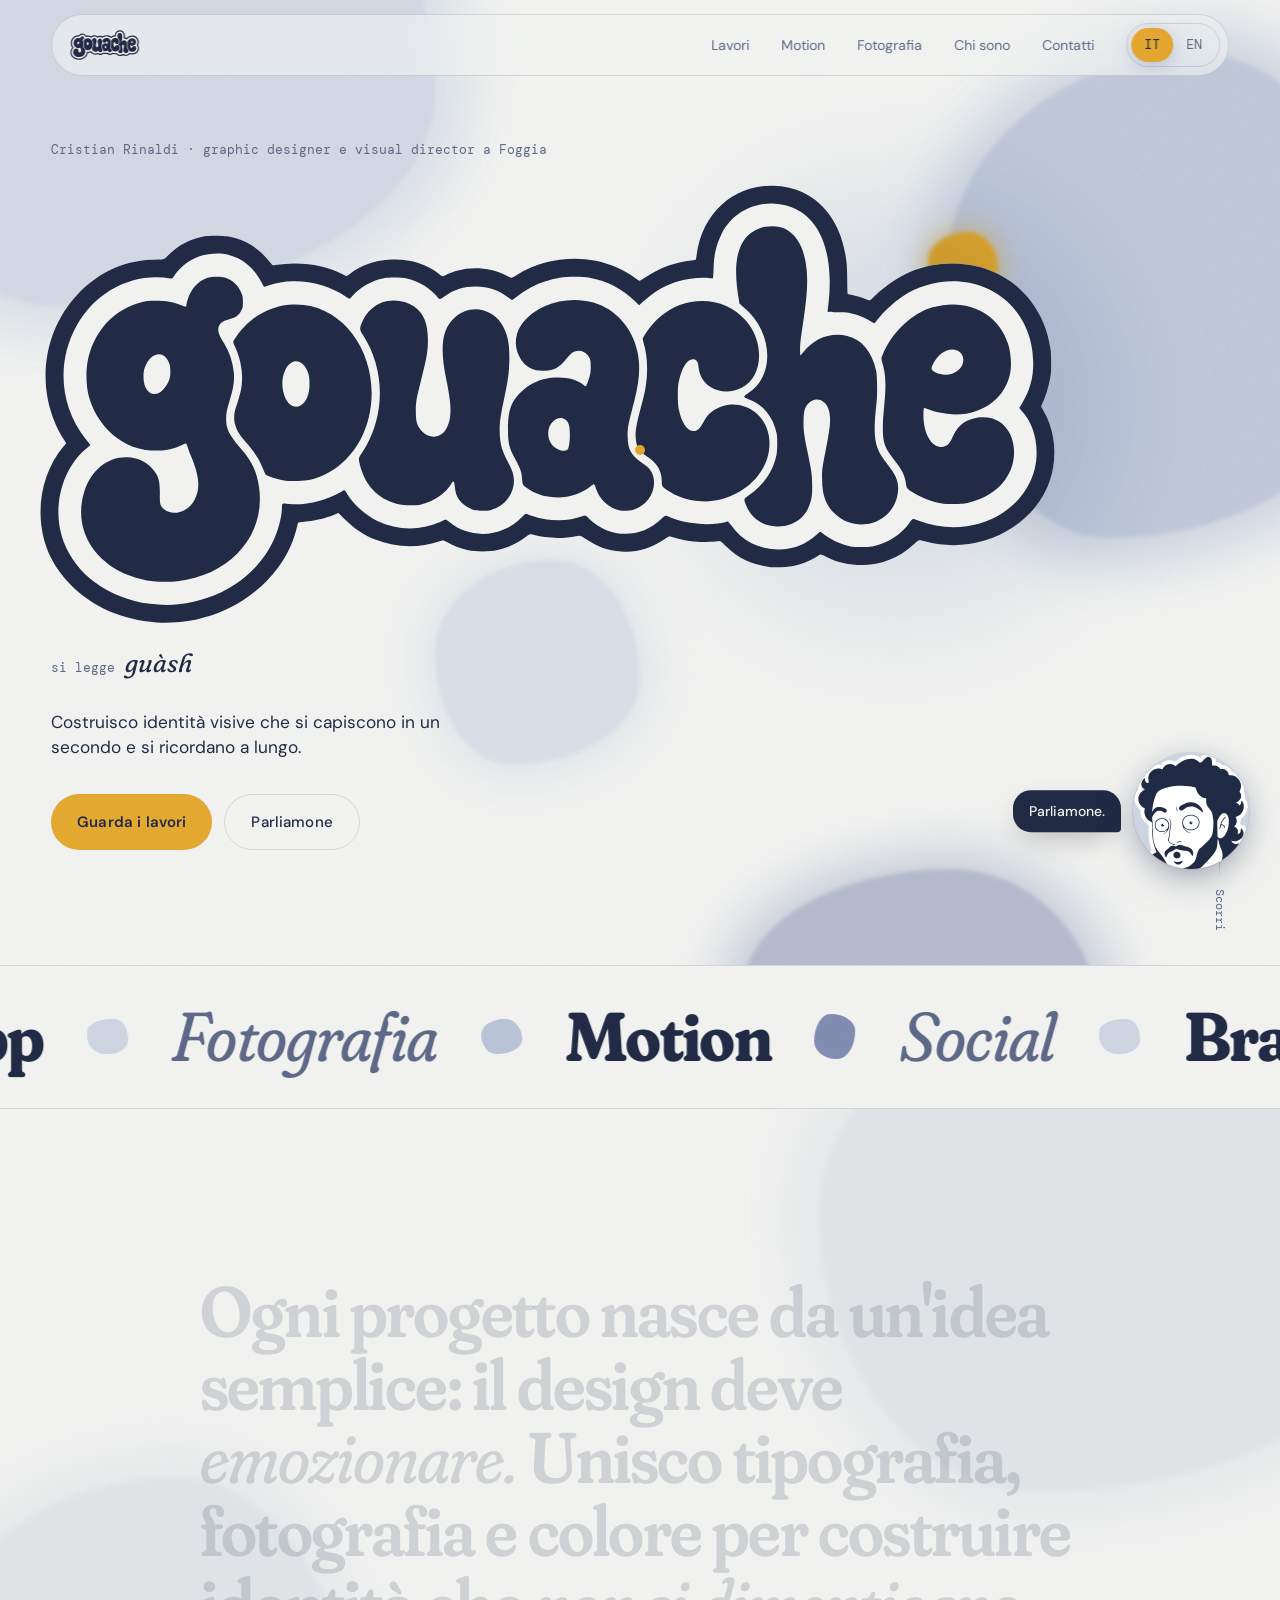
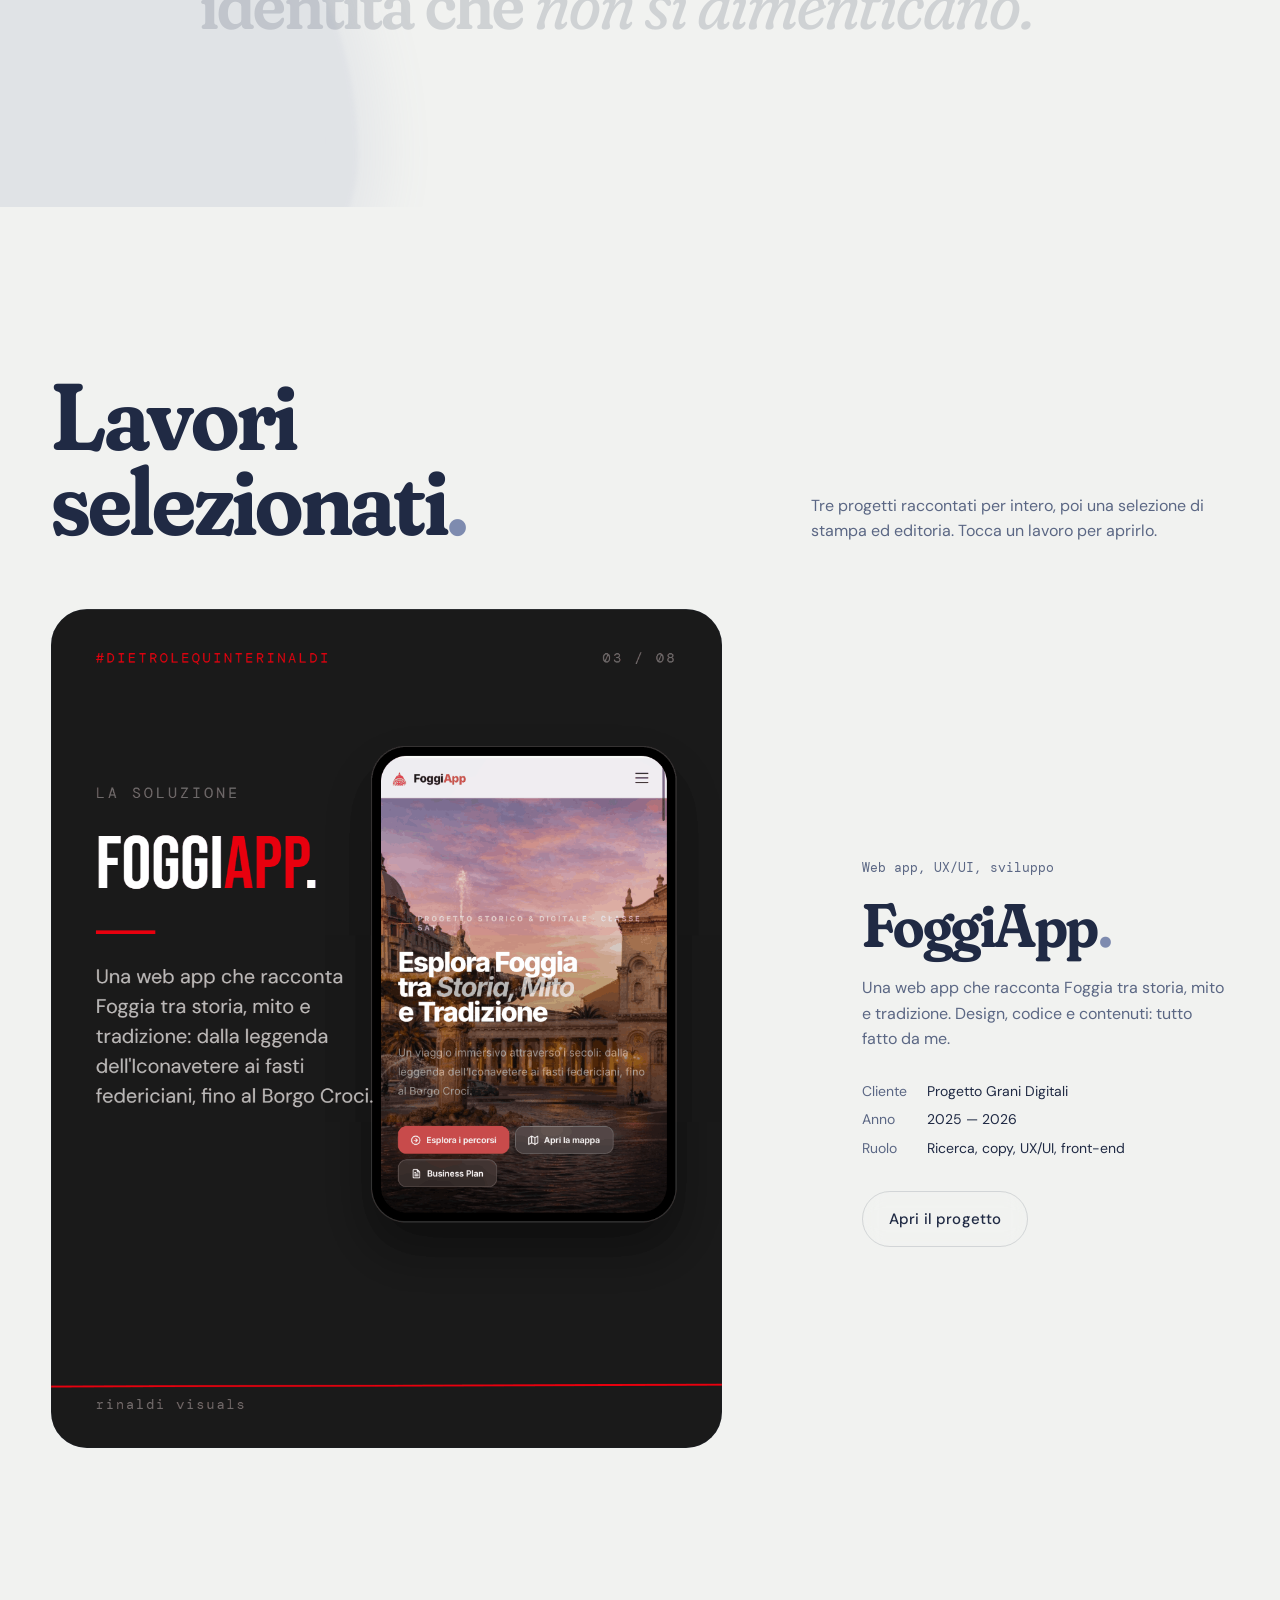
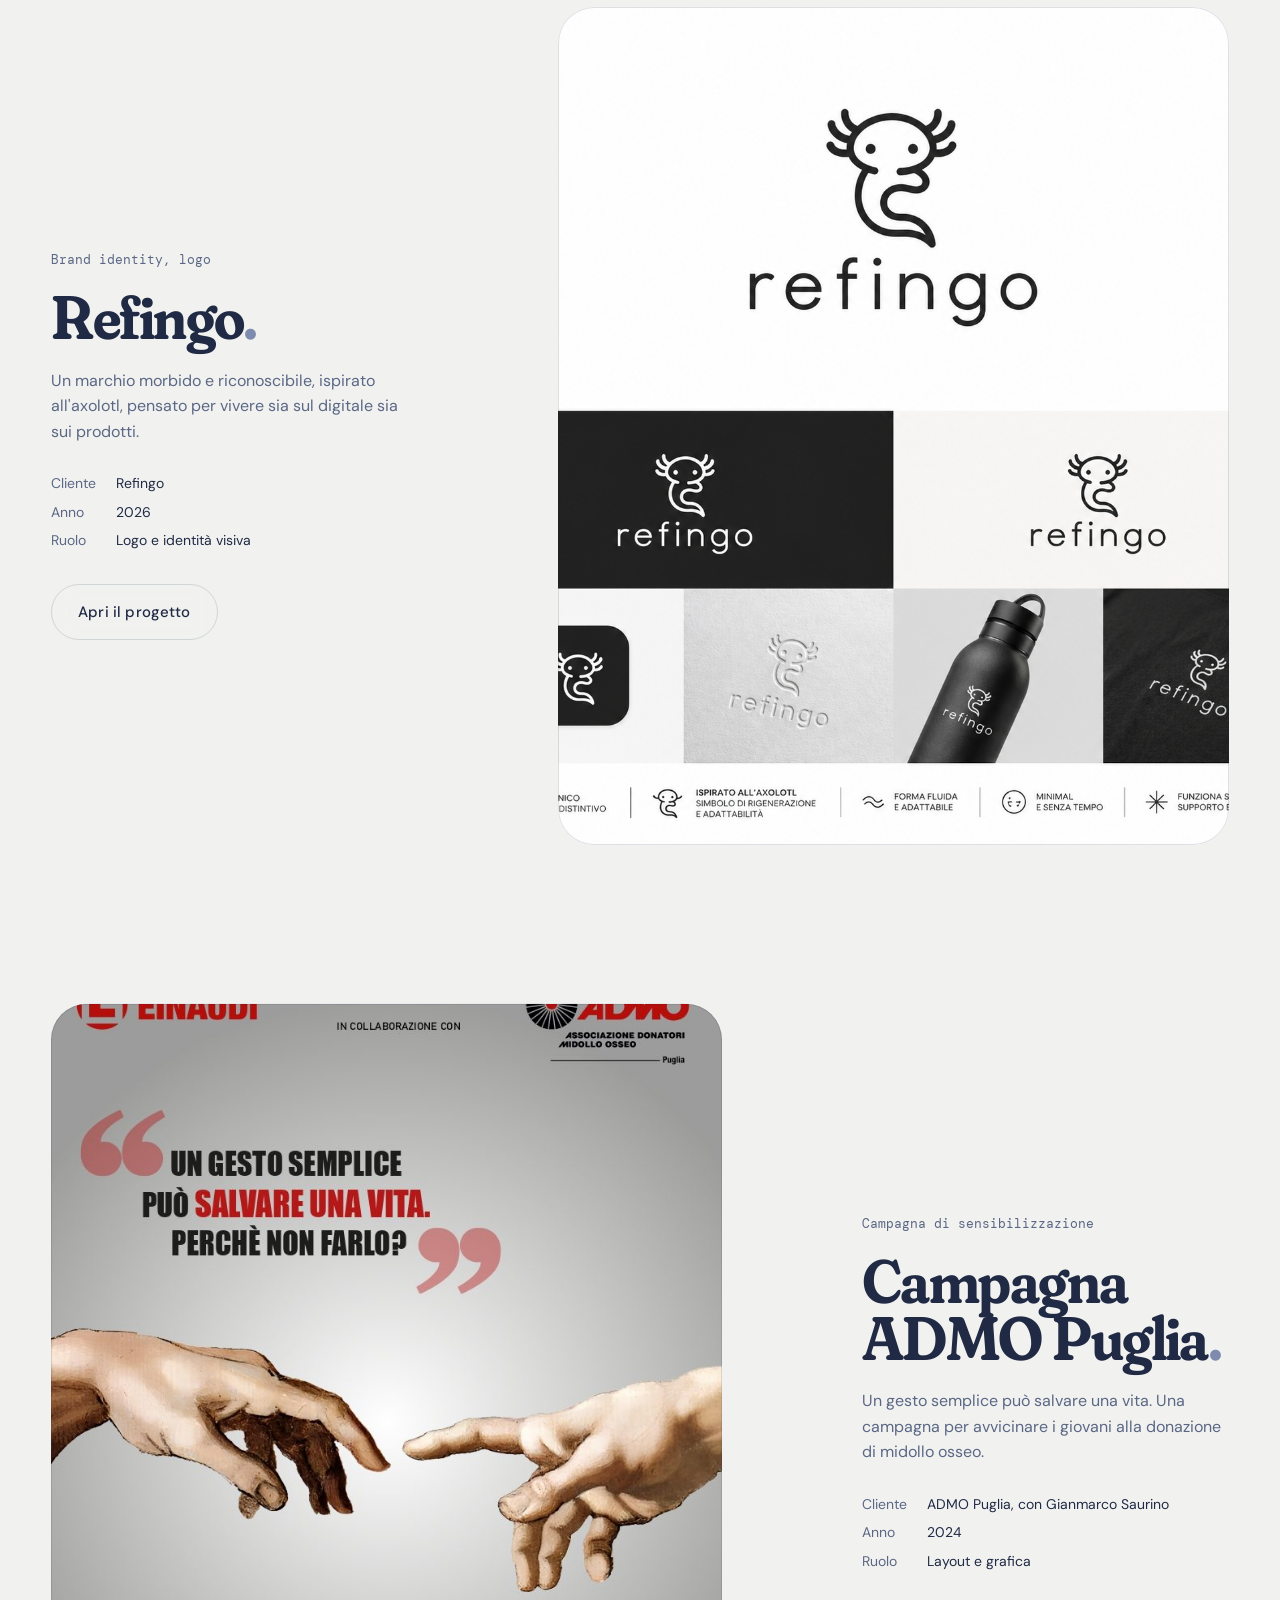
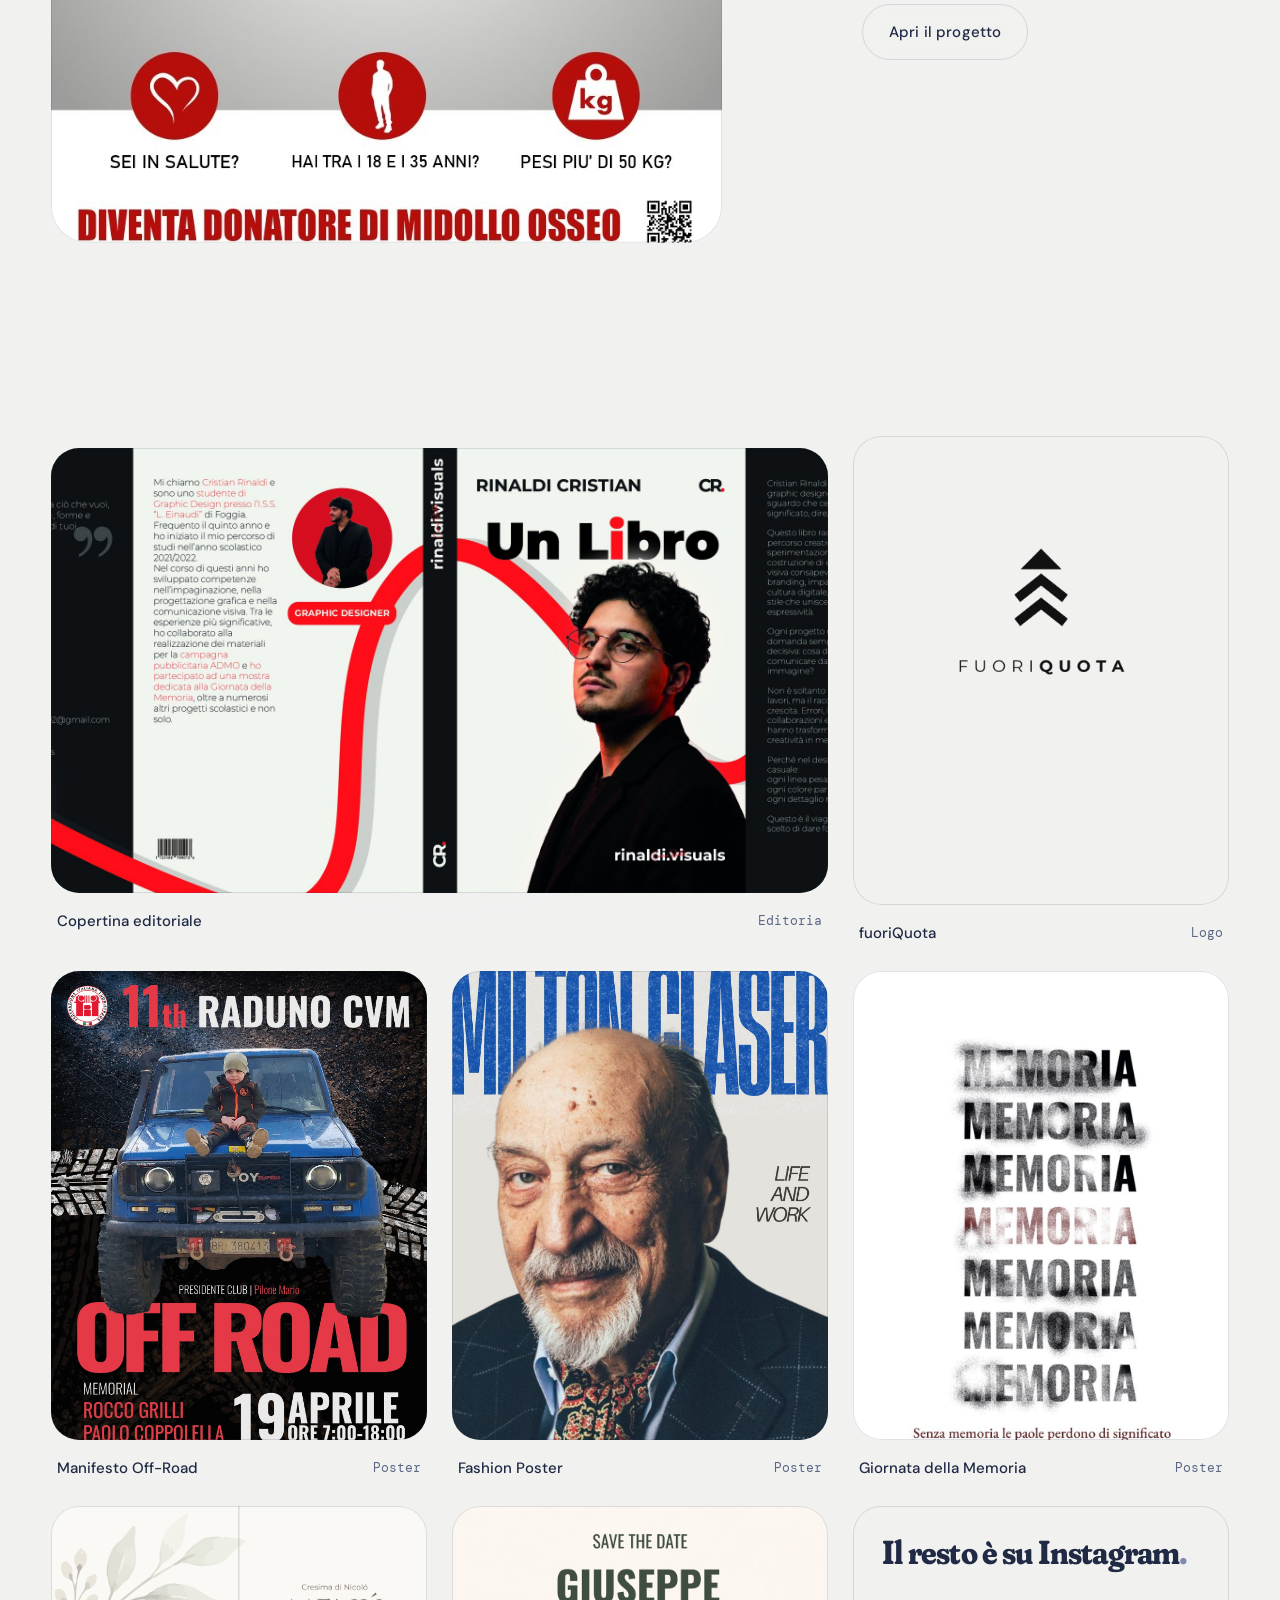
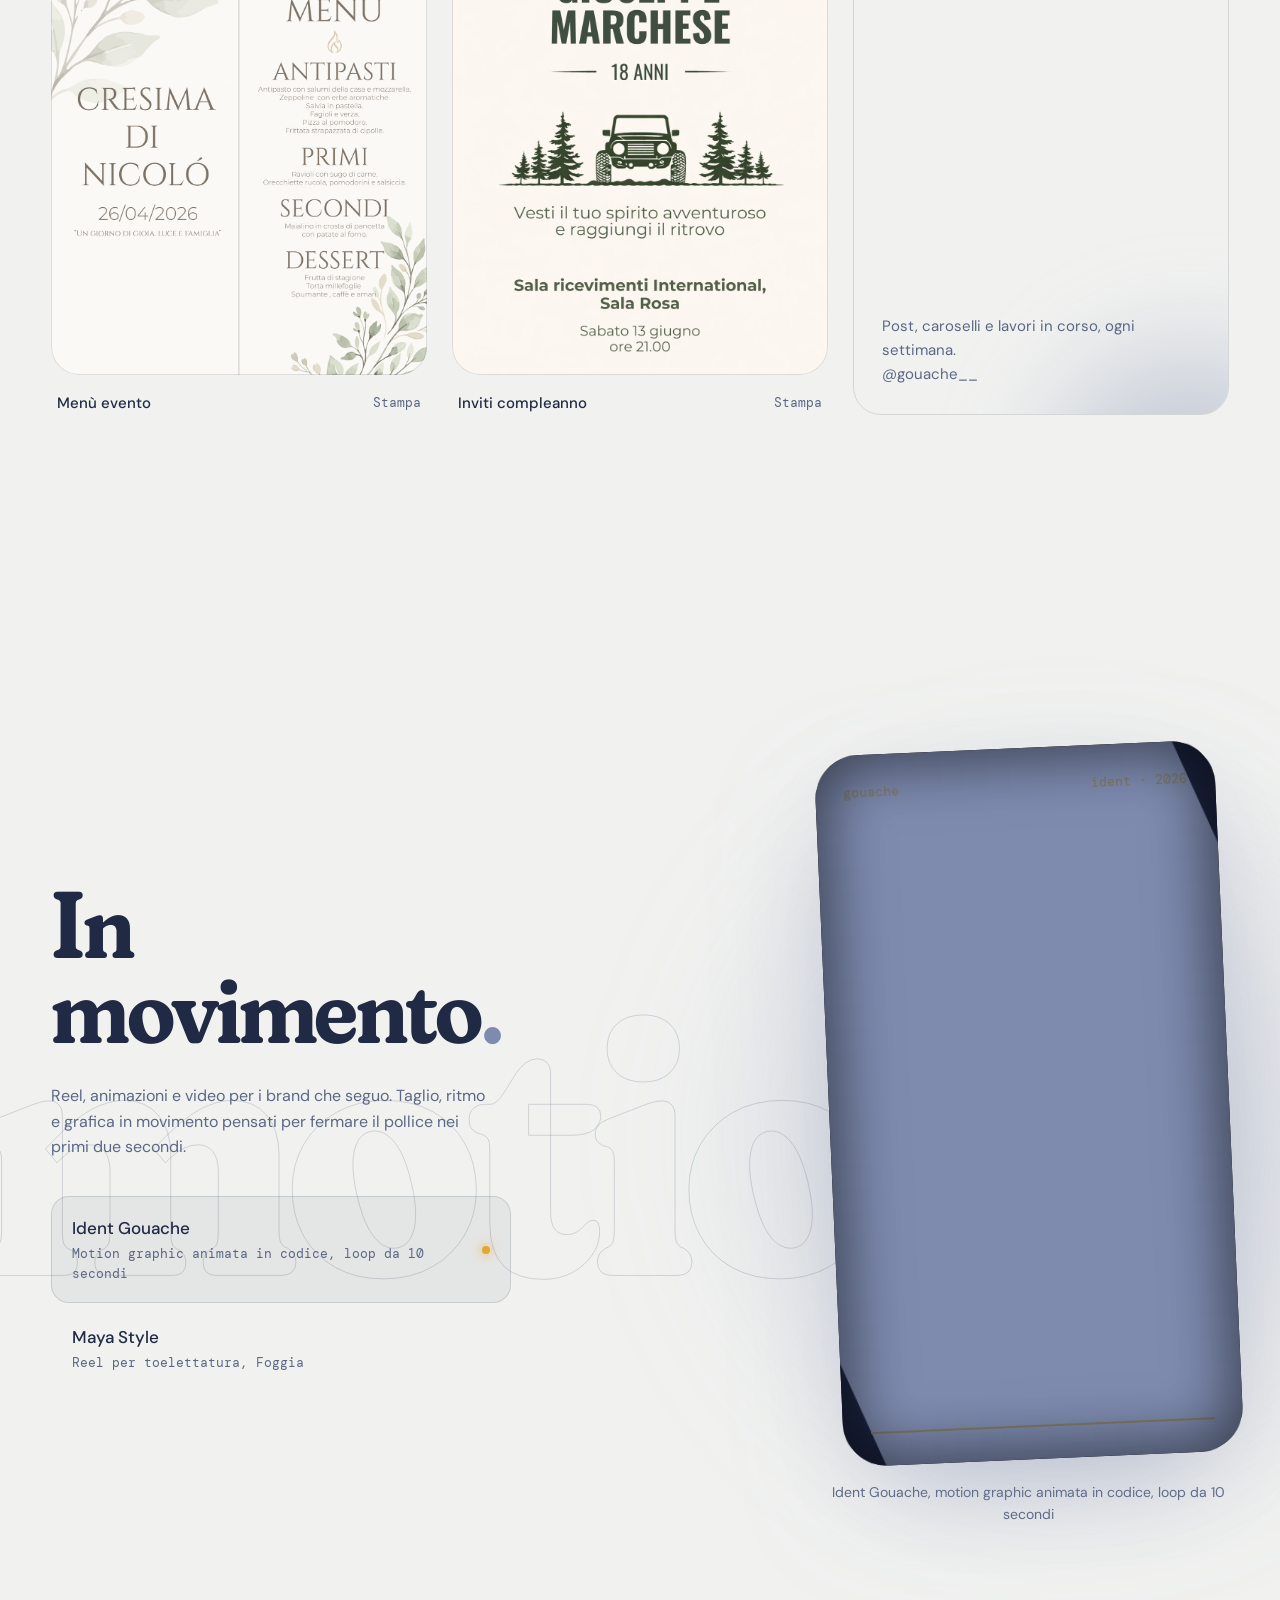
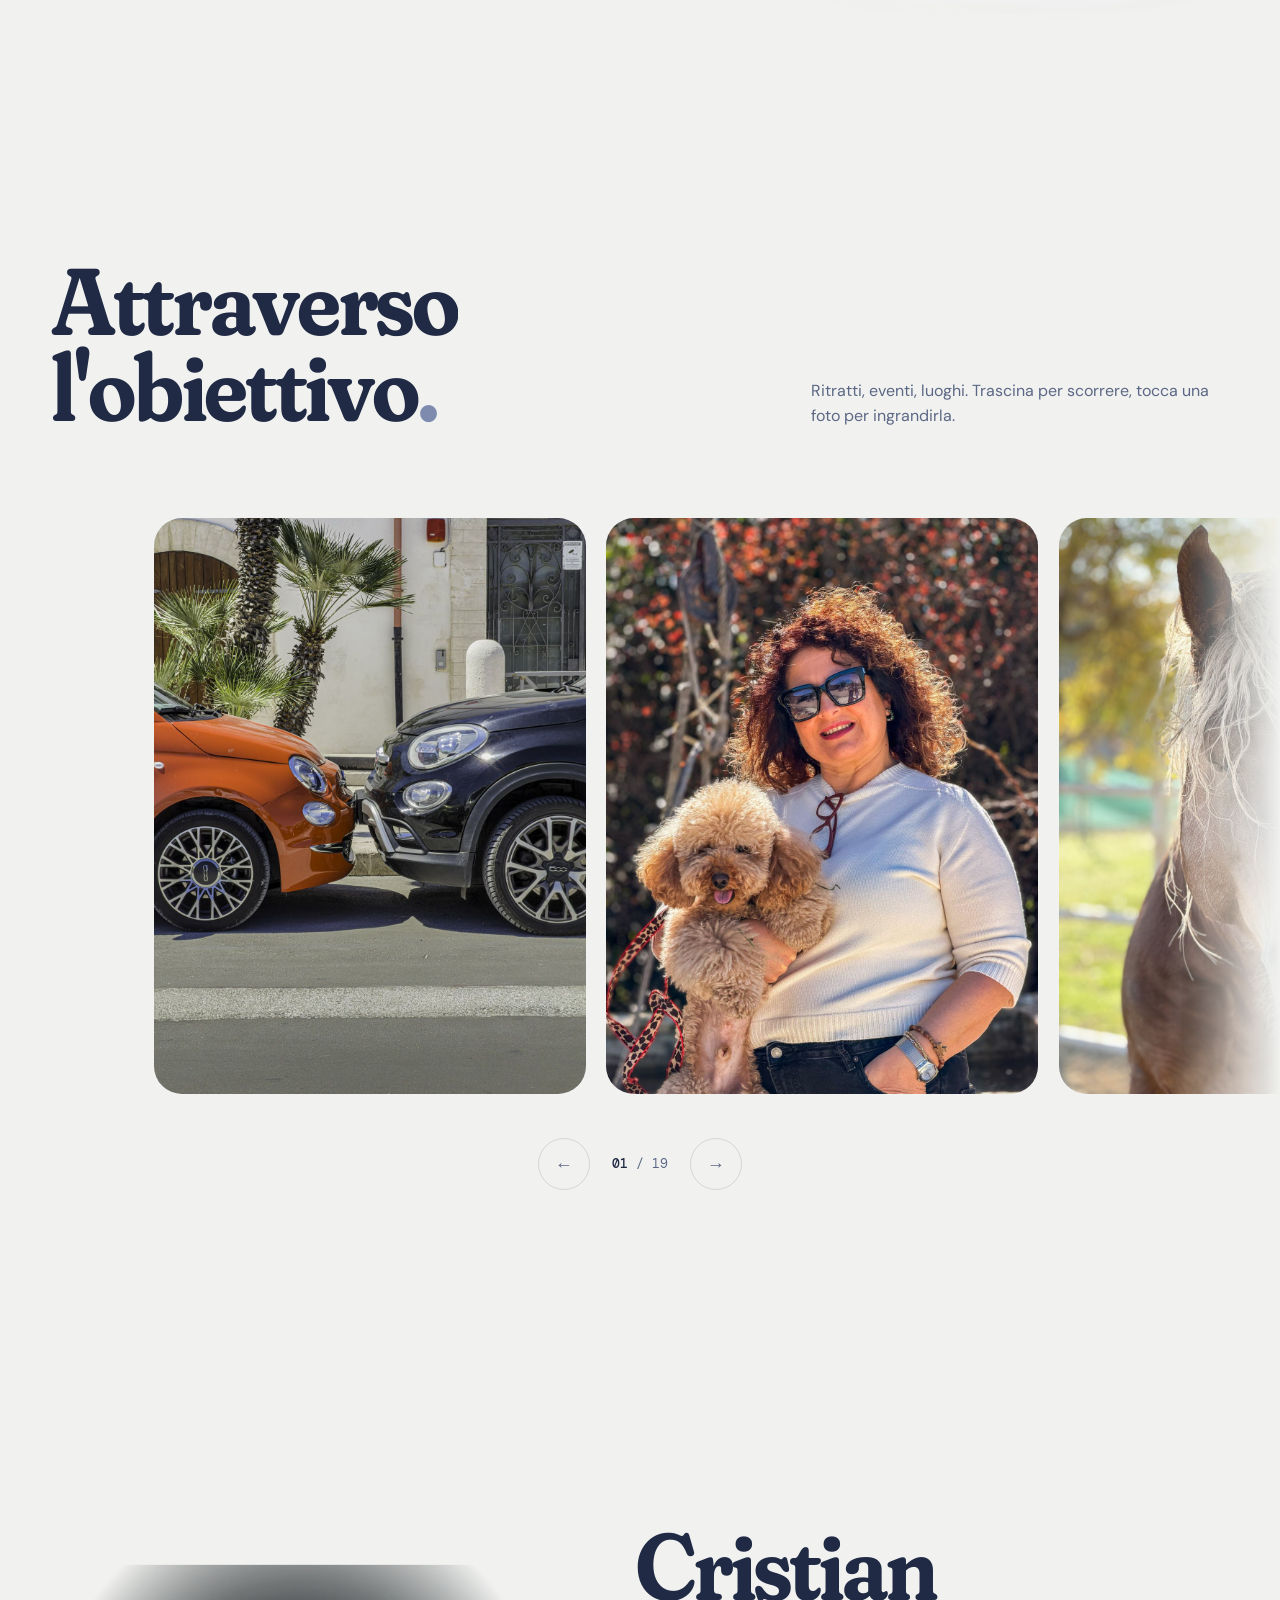
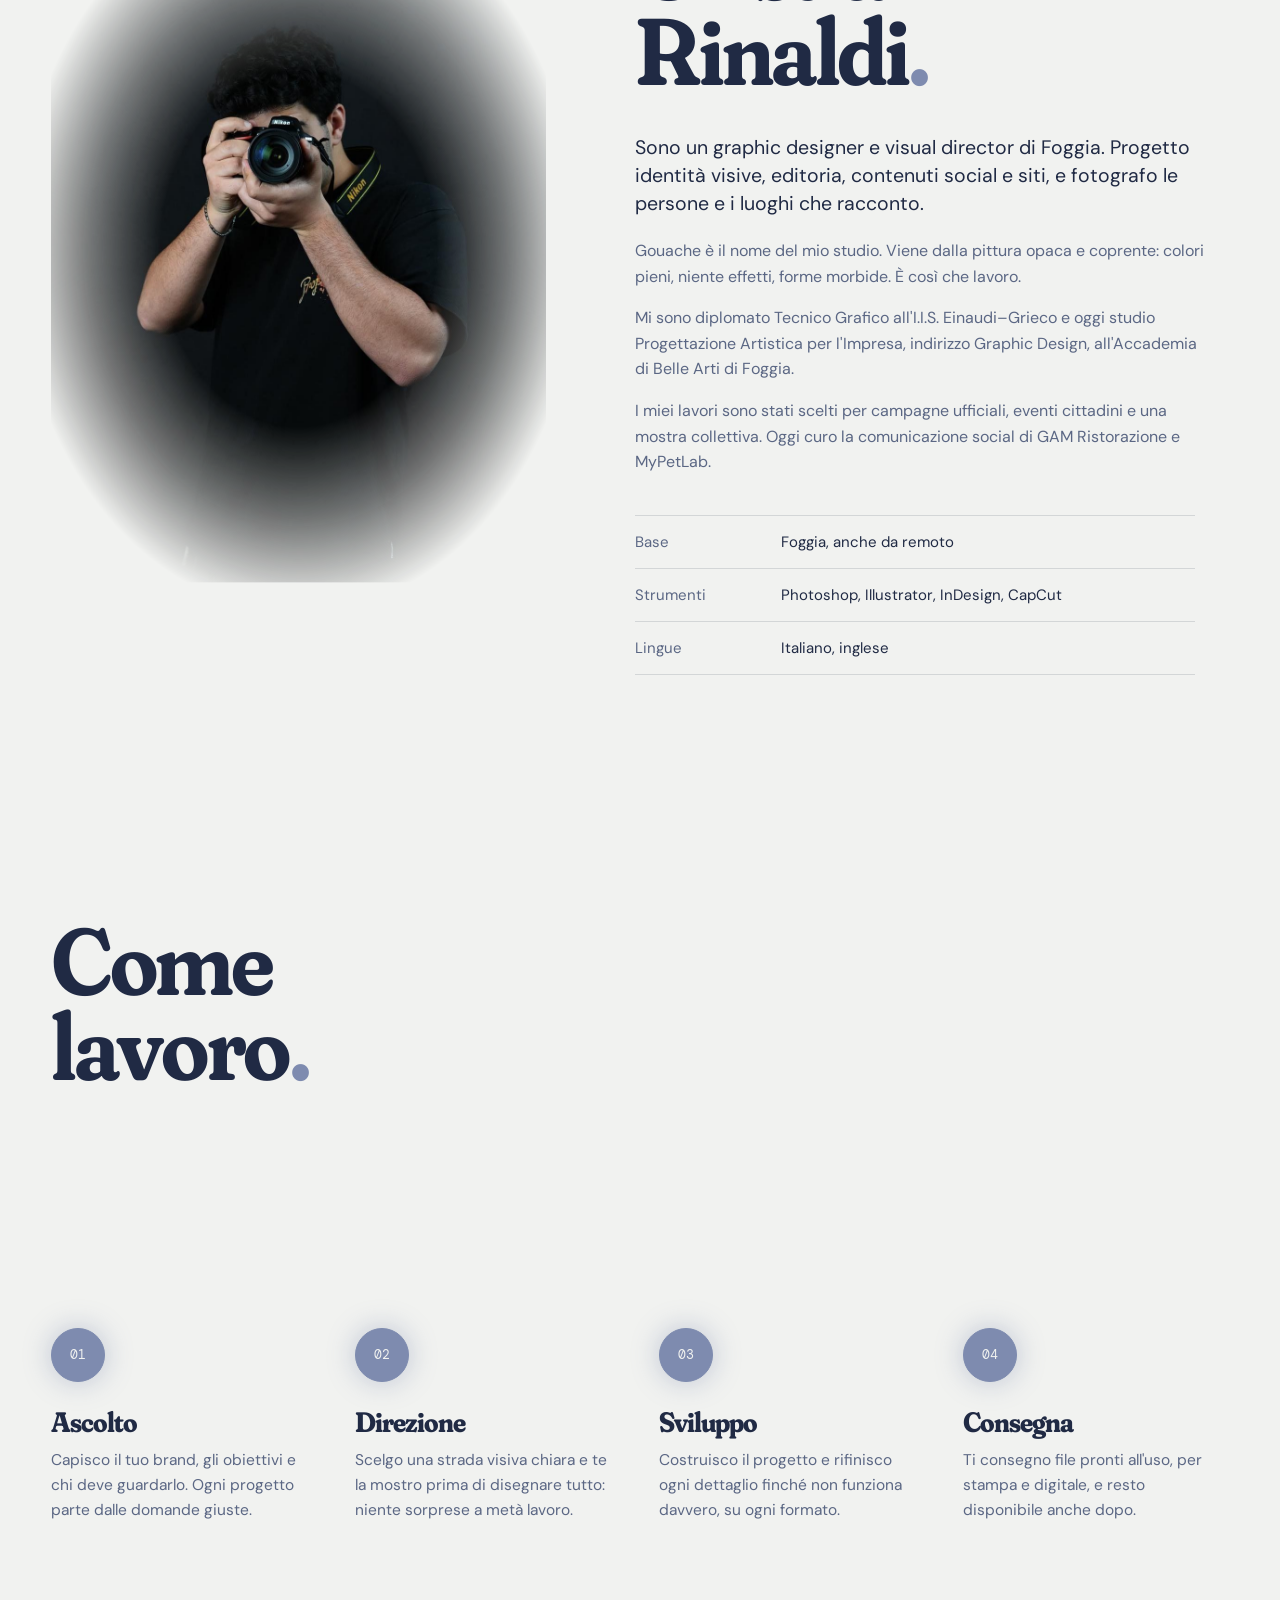
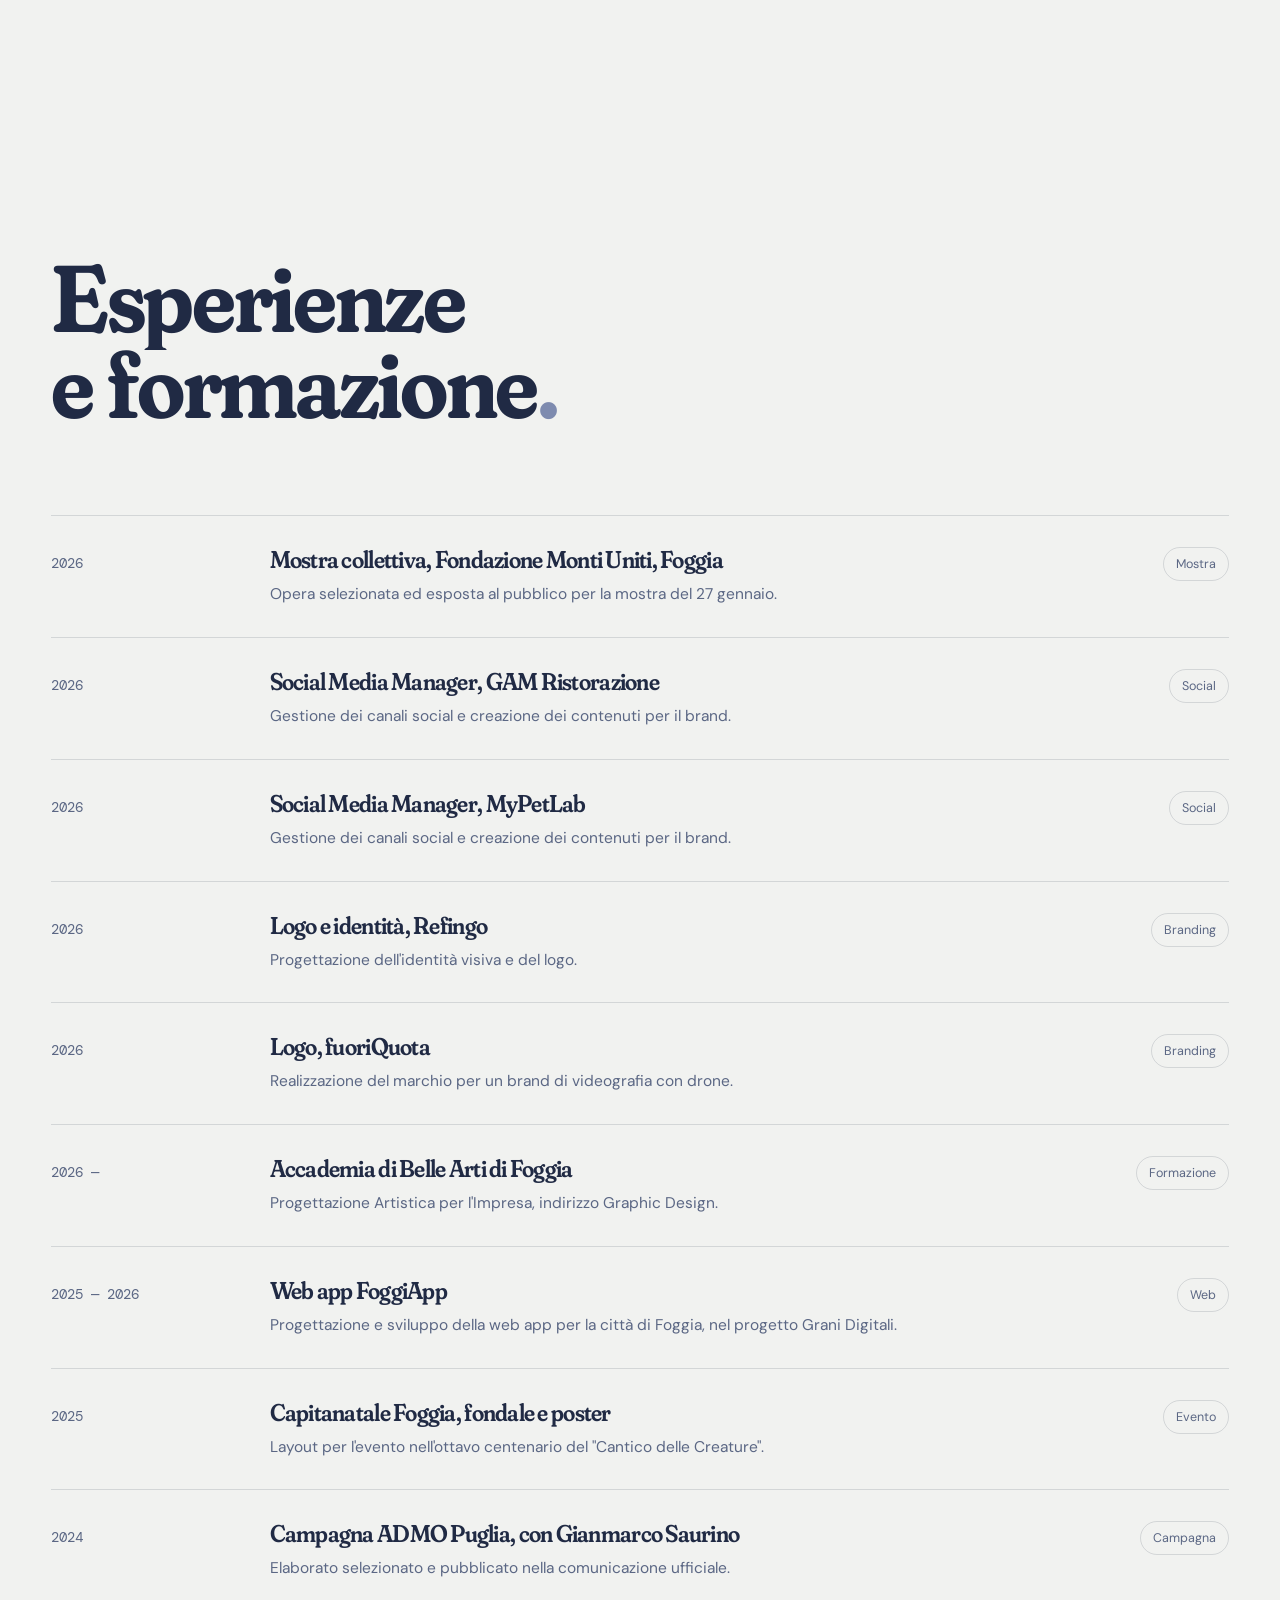
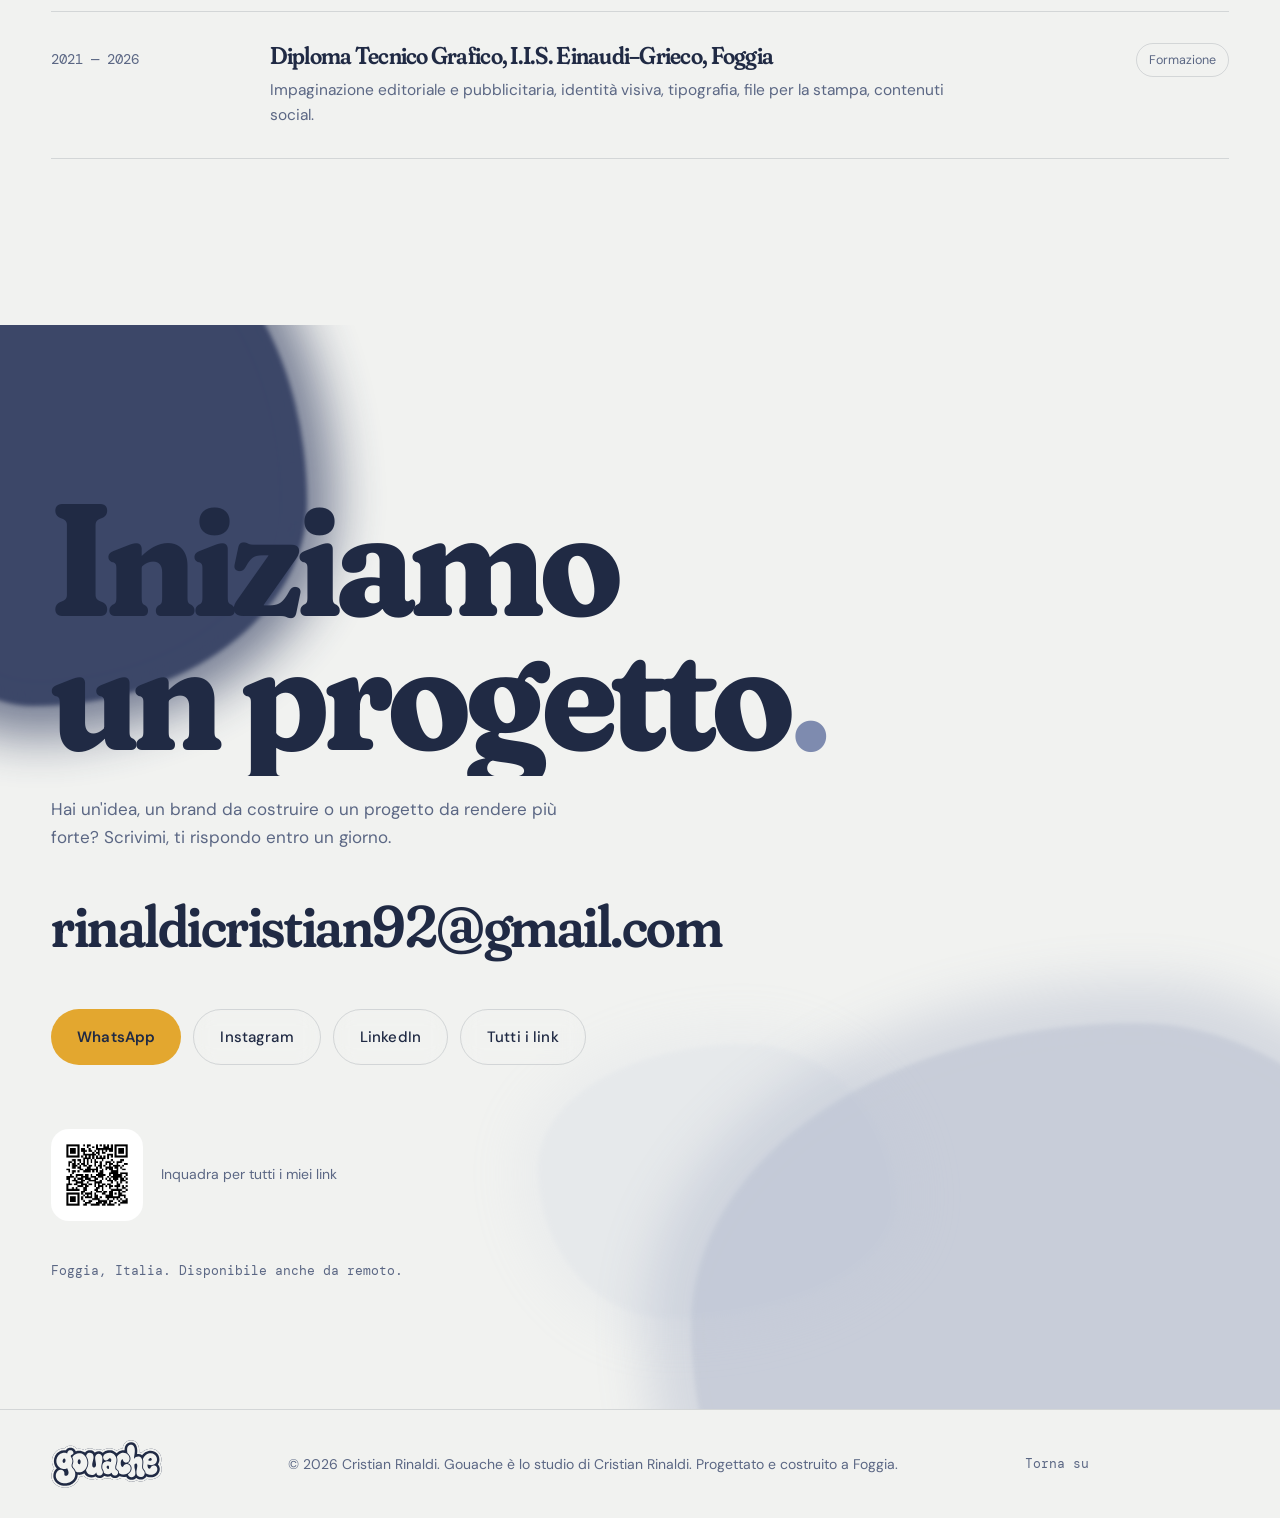
<file: index.html>
<!DOCTYPE html>
<!--
  GOUACHE (ex Rinaldi Visuals) — portfolio di Cristian Rinaldi
  Direzione: pittura opaca — macchie morbide di colore, navy come struttura, un solo punto d'ocra.
  File: index.html (struttura) · style.css (stile) · main.js (motion, lingua, avatar)
-->
<html lang="it">
<head>
<meta charset="utf-8">
<meta name="viewport" content="width=device-width, initial-scale=1, viewport-fit=cover">
<title>Gouache — Cristian Rinaldi, graphic designer a Foggia</title>
<meta name="description" content="Portfolio di Cristian Rinaldi, graphic designer e visual director a Foggia: identità visive, editoria, web app, fotografia e motion.">
<meta name="theme-color" content="#202A44">
<meta property="og:title" content="Gouache — Cristian Rinaldi">
<meta property="og:description" content="Graphic designer e visual director a Foggia. Identità visive, editoria, web, fotografia, motion.">
<meta property="og:image" content="assets/og-gouache.png">
<link rel="icon" type="image/png" href="assets/favicon.png">
<link rel="apple-touch-icon" href="assets/favicon.png">

<link rel="preload" as="font" type="font/woff2" href="fonts/fraunces-latin-full-normal.woff2" crossorigin>
<link rel="stylesheet" href="fonts/fonts.css">
<link rel="preload" as="image" href="assets/gouache-navy.svg">
<link rel="stylesheet" href="style.css">
</head>

<body data-theme="light">

<a class="skip" href="#works" data-i18n="skip">Vai ai lavori</a>

<!-- ═════ LOADER ═════ -->
<div class="loader" id="loader" aria-hidden="true">
  <img src="assets/gouache-neutral.svg" alt="" class="loader-mark">
</div>

<!-- ═════ ELEMENTI FISSI ═════ -->
<div class="progress" id="progress" aria-hidden="true"></div>
<div class="grain" aria-hidden="true"></div>
<div class="streak" id="streak" aria-hidden="true"></div>
<div class="cursor" id="cursor" aria-hidden="true"><span class="cursor-label" id="cursorLabel"></span></div>

<!-- ═════ NAVBAR ═════ -->
<header class="nav" id="nav">
  <a href="#top" class="nav-brand" aria-label="Gouache, torna su">
    <img src="assets/gouache-neutral.svg" alt="" class="nav-mark nav-mark--light">
    <img src="assets/gouache-navy.svg" alt="" class="nav-mark nav-mark--ink">
  </a>
  <nav class="nav-links" aria-label="Sezioni">
    <a href="#works" data-i18n="nav_works">Lavori</a>
    <a href="#motion" data-i18n="nav_motion">Motion</a>
    <a href="#photo" data-i18n="nav_photo">Fotografia</a>
    <a href="#about" data-i18n="nav_about">Chi sono</a>
    <a href="#contact" data-i18n="nav_contact">Contatti</a>
  </nav>
  <div class="lang" role="group" aria-label="Lingua / Language">
    <span class="lang-pill" id="langPill"></span>
    <button type="button" data-lang="it" aria-pressed="true">IT</button>
    <button type="button" data-lang="en" aria-pressed="false">EN</button>
  </div>
  <button class="burger" id="burger" type="button" aria-label="Menu" aria-expanded="false" aria-controls="drawer">
    <span></span><span></span>
  </button>
</header>

<div class="drawer" id="drawer" aria-hidden="true">
  <nav aria-label="Menu mobile">
    <a href="#works" data-i18n="nav_works">Lavori</a>
    <a href="#motion" data-i18n="nav_motion">Motion</a>
    <a href="#photo" data-i18n="nav_photo">Fotografia</a>
    <a href="#about" data-i18n="nav_about">Chi sono</a>
    <a href="#contact" data-i18n="nav_contact">Contatti</a>
  </nav>
  <p class="drawer-foot">rinaldicristian92@gmail.com</p>
</div>

<main>

<!-- ═════ 1 · HERO ═════ -->
<section class="hero" id="top" data-theme="light">
  <div class="blobs" aria-hidden="true"><i></i><i></i><i></i><i></i><i class="ocra"></i></div>
  <div class="hero-glow" id="heroGlow" aria-hidden="true"></div>

  <div class="hero-inner">
    <p class="hero-eyebrow" data-i18n="hero_eyebrow">Cristian Rinaldi · graphic designer e visual director a Foggia</p>
    <h1 class="hero-title">
      <img src="assets/gouache-navy.svg" alt="Gouache" class="hero-logo" width="2390" height="1035">
    </h1>
    <p class="hero-say"><span data-i18n="hero_say">si legge</span> <b>guàsh</b></p>
    <p class="hero-sub" data-i18n-html="hero_sub">Costruisco identità visive che si capiscono in un secondo e si ricordano a lungo.</p>
    <div class="hero-ctas">
      <a href="#works" class="btn btn--solid" data-cursor="" data-i18n="hero_cta1">Guarda i lavori</a>
      <a href="#contact" class="btn btn--ghost" data-cursor="" data-i18n="hero_cta2">Parliamone</a>
    </div>
  </div>

  <a href="#statement" class="hero-scroll" aria-label="Scorri">
    <span class="hero-scroll-line"></span><span data-i18n="scroll">Scorri</span>
  </a>
</section>

<!-- ═════ STRISCIA IN MOVIMENTO ═════ -->
<div class="marquee" aria-hidden="true">
  <div class="marquee-track" id="marquee">
    <span>Brand identity</span><b class="mq-blob"></b><span><i>Editoria</i></span><b class="mq-blob b2"></b>
    <span>Web app</span><b class="mq-blob b3"></b><span><i>Fotografia</i></span><b class="mq-blob"></b>
    <span>Motion</span><b class="mq-blob b2"></b><span><i>Social</i></span><b class="mq-blob b3"></b>
  </div>
</div>

<!-- ═════ 2 · STATEMENT ═════ -->
<section class="statement-sec" id="statement" data-theme="dark">
  <div class="blobs blobs--quiet" aria-hidden="true"><i></i><i></i></div>
  <p class="statement" id="statementText"></p>
</section>

<!-- ═════ 3 · LAVORI ═════ -->
<section class="works" id="works" data-theme="light">
  <div class="sec-head">
    <h2 class="h2" data-i18n-html="wk_title">Lavori<br>selezionati<em class="dot">.</em></h2>
    <p class="sec-note" data-i18n-html="wk_note">Tre progetti raccontati per intero, poi una selezione di stampa ed editoria. Tocca un lavoro per aprirlo.</p>
  </div>
  <div class="featured" id="featured"></div>
  <div class="grid" id="grid"></div>
</section>

<!-- ═════ 4 · MOTION ═════ -->
<section class="motion" id="motion" data-theme="dark">
  <div class="motion-bgword" aria-hidden="true" data-drift="1">motion</div>
  <div class="motion-inner">
    <div class="motion-copy">
      <h2 class="h2" data-i18n-html="mo_title">In<br>movimento<em class="dot">.</em></h2>
      <p data-i18n="mo_p1">Reel, animazioni e video per i brand che seguo. Taglio, ritmo e grafica in movimento pensati per fermare il pollice nei primi due secondi.</p>
      <ul class="motion-list" id="motionList"></ul>
    </div>
    <div class="motion-stage">
      <div class="phone is-ident" id="phone" data-cursor="">
        <!-- Ident animato in codice: 5 scene in loop da 10 secondi -->
        <div class="ident" id="ident" aria-hidden="true">
          <div class="id-ui id-ui-top"><span>gouache</span><span>ident · 2026</span></div>
          <div class="id-scene id-s1">
            <p class="id-word id-brand"><span>B</span><span>r</span><span>a</span><span>n</span><span>d</span></p>
          </div>
          <div class="id-paper"></div>
          <div class="id-scene id-s2"><p class="id-serif">editoria<em>.</em></p></div>
          <div class="id-scene id-s3">
            <span class="id-ring"></span><span class="id-ring id-ring2"></span>
            <img src="assets/gouache-neutral.svg" alt="" class="id-mark">
            <span class="id-cut id-cut1"></span><span class="id-cut id-cut2"></span>
          </div>
          <div class="id-scene id-s4">
            <div class="id-iris"><img src="assets/photo-08.jpg" alt=""></div>
            <p class="id-mono">foto / architettura</p>
          </div>
          <div class="id-scene id-s5">
            <p class="id-word id-motion"><span>M</span><span>o</span><span>t</span><span>i</span><span>o</span><span>n</span><span class="r">.</span></p>
          </div>
          <span class="id-slash id-slash-a"></span>
          <span class="id-slash id-slash-b"></span>
          <div class="id-ui id-ui-bot"><span class="id-bar"><i></i></span></div>
        </div>
        <video id="motionVideo" poster="assets/maya-poster.jpg" muted loop playsinline preload="none"></video>
        <button class="sound" id="soundBtn" type="button" aria-pressed="false">
          <span class="sound-bars" aria-hidden="true"><i></i><i></i><i></i></span>
          <span data-i18n="mo_sound_on">Attiva audio</span>
        </button>
      </div>
      <p class="motion-caption" id="motionCaption"></p>
    </div>
  </div>
</section>

<!-- ═════ 5 · FOTOGRAFIA ═════ -->
<section class="photo" id="photo" data-theme="light">
  <div class="sec-head">
    <h2 class="h2" data-i18n-html="ph_title">Attraverso<br>l'obiettivo<em class="dot">.</em></h2>
    <p class="sec-note" data-i18n="ph_note">Ritratti, eventi, luoghi. Trascina per scorrere, tocca una foto per ingrandirla.</p>
  </div>
  <div class="strip-wrap">
    <div class="strip" id="strip" tabindex="0" aria-label="Galleria fotografica"></div>
  </div>
  <div class="strip-ctrl">
    <button type="button" class="round" id="stripPrev" aria-label="Indietro">&#8592;</button>
    <span class="strip-count"><b id="stripNow">01</b> / <span id="stripTot">19</span></span>
    <button type="button" class="round" id="stripNext" aria-label="Avanti">&#8594;</button>
  </div>
</section>

<!-- ═════ 6 · CHI SONO ═════ -->
<section class="about" id="about" data-theme="dark">
  <figure class="about-photo focus" data-speed="0.06">
    <img src="assets/photo-11.jpg" alt="Cristian Rinaldi con la macchina fotografica" loading="lazy" width="1066" height="1600">
  </figure>
  <div class="about-copy">
    <h2 class="h2" data-i18n-html="ab_title">Cristian<br>Rinaldi<em class="dot">.</em></h2>
    <p class="lead" data-i18n-html="ab_p1">Sono un graphic designer e visual director di Foggia. Progetto identità visive, editoria, contenuti social e siti, e fotografo le persone e i luoghi che racconto.</p>
    <p data-i18n-html="ab_p0">Gouache è il nome del mio studio. Viene dalla pittura opaca e coprente: colori pieni, niente effetti, forme morbide. È così che lavoro.</p>
    <p data-i18n-html="ab_p2">Mi sono diplomato Tecnico Grafico all'I.I.S. Einaudi–Grieco e oggi studio Progettazione Artistica per l'Impresa, indirizzo Graphic Design, all'Accademia di Belle Arti di Foggia.</p>
    <p data-i18n-html="ab_p3">I miei lavori sono stati scelti per campagne ufficiali, eventi cittadini e una mostra collettiva. Oggi curo la comunicazione social di GAM Ristorazione e MyPetLab.</p>
    <dl class="facts">
      <div><dt data-i18n="f1_t">Base</dt><dd data-i18n="f1_d">Foggia, anche da remoto</dd></div>
      <div><dt data-i18n="f2_t">Strumenti</dt><dd>Photoshop, Illustrator, InDesign, CapCut</dd></div>
      <div><dt data-i18n="f3_t">Lingue</dt><dd data-i18n="f3_d">Italiano, inglese</dd></div>
    </dl>
  </div>
</section>

<!-- ═════ 7 · COME LAVORO ═════ -->
<section class="process" id="process" data-theme="light">
  <div class="sec-head">
    <h2 class="h2" data-i18n-html="pr_title">Come<br>lavoro<em class="dot">.</em></h2>
  </div>
  <div class="steps" id="steps">
    <svg class="steps-line" viewBox="0 0 1200 220" preserveAspectRatio="none" aria-hidden="true">
      <path id="stepsPath" d="M10 150 C 160 20, 300 20, 400 110 S 640 210, 800 110 S 1060 10, 1190 90" />
    </svg>
    <ol>
      <li><span class="step-n">01</span><h3 data-i18n="pr1_t">Ascolto</h3><p data-i18n="pr1_p">Capisco il tuo brand, gli obiettivi e chi deve guardarlo. Ogni progetto parte dalle domande giuste.</p></li>
      <li><span class="step-n">02</span><h3 data-i18n="pr2_t">Direzione</h3><p data-i18n="pr2_p">Scelgo una strada visiva chiara e te la mostro prima di disegnare tutto: niente sorprese a metà lavoro.</p></li>
      <li><span class="step-n">03</span><h3 data-i18n="pr3_t">Sviluppo</h3><p data-i18n="pr3_p">Costruisco il progetto e rifinisco ogni dettaglio finché non funziona davvero, su ogni formato.</p></li>
      <li><span class="step-n">04</span><h3 data-i18n="pr4_t">Consegna</h3><p data-i18n="pr4_p">Ti consegno file pronti all'uso, per stampa e digitale, e resto disponibile anche dopo.</p></li>
    </ol>
  </div>
</section>

<!-- ═════ 8 · ESPERIENZE ═════ -->
<section class="journey" id="journey" data-theme="dark">
  <div class="sec-head">
    <h2 class="h2" data-i18n-html="jr_title">Esperienze<br>e formazione<em class="dot">.</em></h2>
  </div>
  <ol class="timeline" id="timeline"></ol>
</section>

<!-- ═════ 9 · CONTATTI ═════ -->
<section class="contact" id="contact" data-theme="dark">
  <div class="blobs blobs--contact" aria-hidden="true"><i></i><i></i><i></i></div>
  <h2 class="contact-title" data-i18n-html="ct_title">Iniziamo<br>un progetto<em class="dot">.</em></h2>
  <p class="contact-sub" data-i18n="ct_sub">Hai un'idea, un brand da costruire o un progetto da rendere più forte? Scrivimi, ti rispondo entro un giorno.</p>
  <a class="contact-mail" href="mailto:rinaldicristian92@gmail.com?subject=Nuovo%20progetto" data-cursor="">rinaldicristian92@gmail.com</a>
  <div class="contact-row">
    <a class="btn btn--solid" href="https://wa.me/393500883962" target="_blank" rel="noopener" data-cursor="">WhatsApp</a>
    <a class="btn btn--ghost" href="https://www.instagram.com/gouache__/" target="_blank" rel="noopener" data-cursor="">Instagram</a>
    <a class="btn btn--ghost" href="https://www.linkedin.com/in/cristian-rinaldi-514b553a0/" target="_blank" rel="noopener" data-cursor="">LinkedIn</a>
    <a class="btn btn--ghost" href="https://rinaldicristian92-hash.github.io/linkthreek/" target="_blank" rel="noopener" data-cursor="" data-i18n="ct_links">Tutti i link</a>
  </div>
  <div class="contact-qr">
    <img src="assets/qr-linktree.png" alt="QR code verso tutti i link di Gouache" loading="lazy">
    <span data-i18n="ct_qr">Inquadra per tutti i miei link</span>
  </div>
  <p class="contact-place" data-i18n="ct_place">Foggia, Italia. Disponibile anche da remoto.</p>
</section>

</main>

<footer class="footer" data-theme="dark">
  <img src="assets/gouache-neutral.svg" alt="Gouache" class="footer-logo" loading="lazy">
  <p>© <span id="year">2026</span> Cristian Rinaldi. <span data-i18n="ft_made">Progettato e costruito a Foggia.</span></p>
  <a href="#top" class="footer-top" data-i18n="ft_top">Torna su</a>
</footer>

<!-- ═════ AVATAR (firma del sito) ═════ -->
<button class="avatar" id="avatar" type="button" aria-label="Contattami">
  <span class="avatar-bubble" id="avatarBubble" aria-live="polite"></span>
  <span class="avatar-face" id="avatarFace">
    <img src="assets/mascotte/impassibile.svg" alt="" data-mood="impassibile" class="on">
    <img src="assets/mascotte/soddisfatto.svg" alt="" data-mood="soddisfatto">
    <img src="assets/mascotte/sgranato.svg" alt="" data-mood="sgranato">
    <img src="assets/mascotte/serio.svg" alt="" data-mood="serio">
  </span>
</button>

<!-- ═════ CASE STUDY (overlay) ═════ -->
<div class="case" id="case" role="dialog" aria-modal="true" aria-labelledby="caseTitle" aria-hidden="true">
  <div class="case-scroll" id="caseScroll" data-lenis-prevent>
    <button class="case-close round" id="caseClose" type="button" aria-label="Chiudi">&#10005;</button>
    <header class="case-head">
      <p class="case-cat" id="caseCat"></p>
      <h2 class="case-title" id="caseTitle"></h2>
      <dl class="case-meta" id="caseMeta"></dl>
    </header>
    <div class="case-body" id="caseBody"></div>
    <div class="case-gallery" id="caseGallery"></div>
    <div class="case-foot">
      <button class="btn btn--ghost" id="caseNext" type="button"></button>
    </div>
  </div>
</div>

<!-- ═════ LIGHTBOX FOTO ═════ -->
<div class="lightbox" id="lightbox" role="dialog" aria-modal="true" aria-label="Foto" aria-hidden="true">
  <button class="round lb-close" id="lbClose" type="button" aria-label="Chiudi">&#10005;</button>
  <button class="round lb-prev" id="lbPrev" type="button" aria-label="Indietro">&#8592;</button>
  <img id="lbImg" alt="">
  <button class="round lb-next" id="lbNext" type="button" aria-label="Avanti">&#8594;</button>
  <span class="lb-count" id="lbCount"></span>
</div>

<script src="vendor/lenis.min.js" defer></script>
<script src="main.js" defer></script>
</body>
</html>
</file>
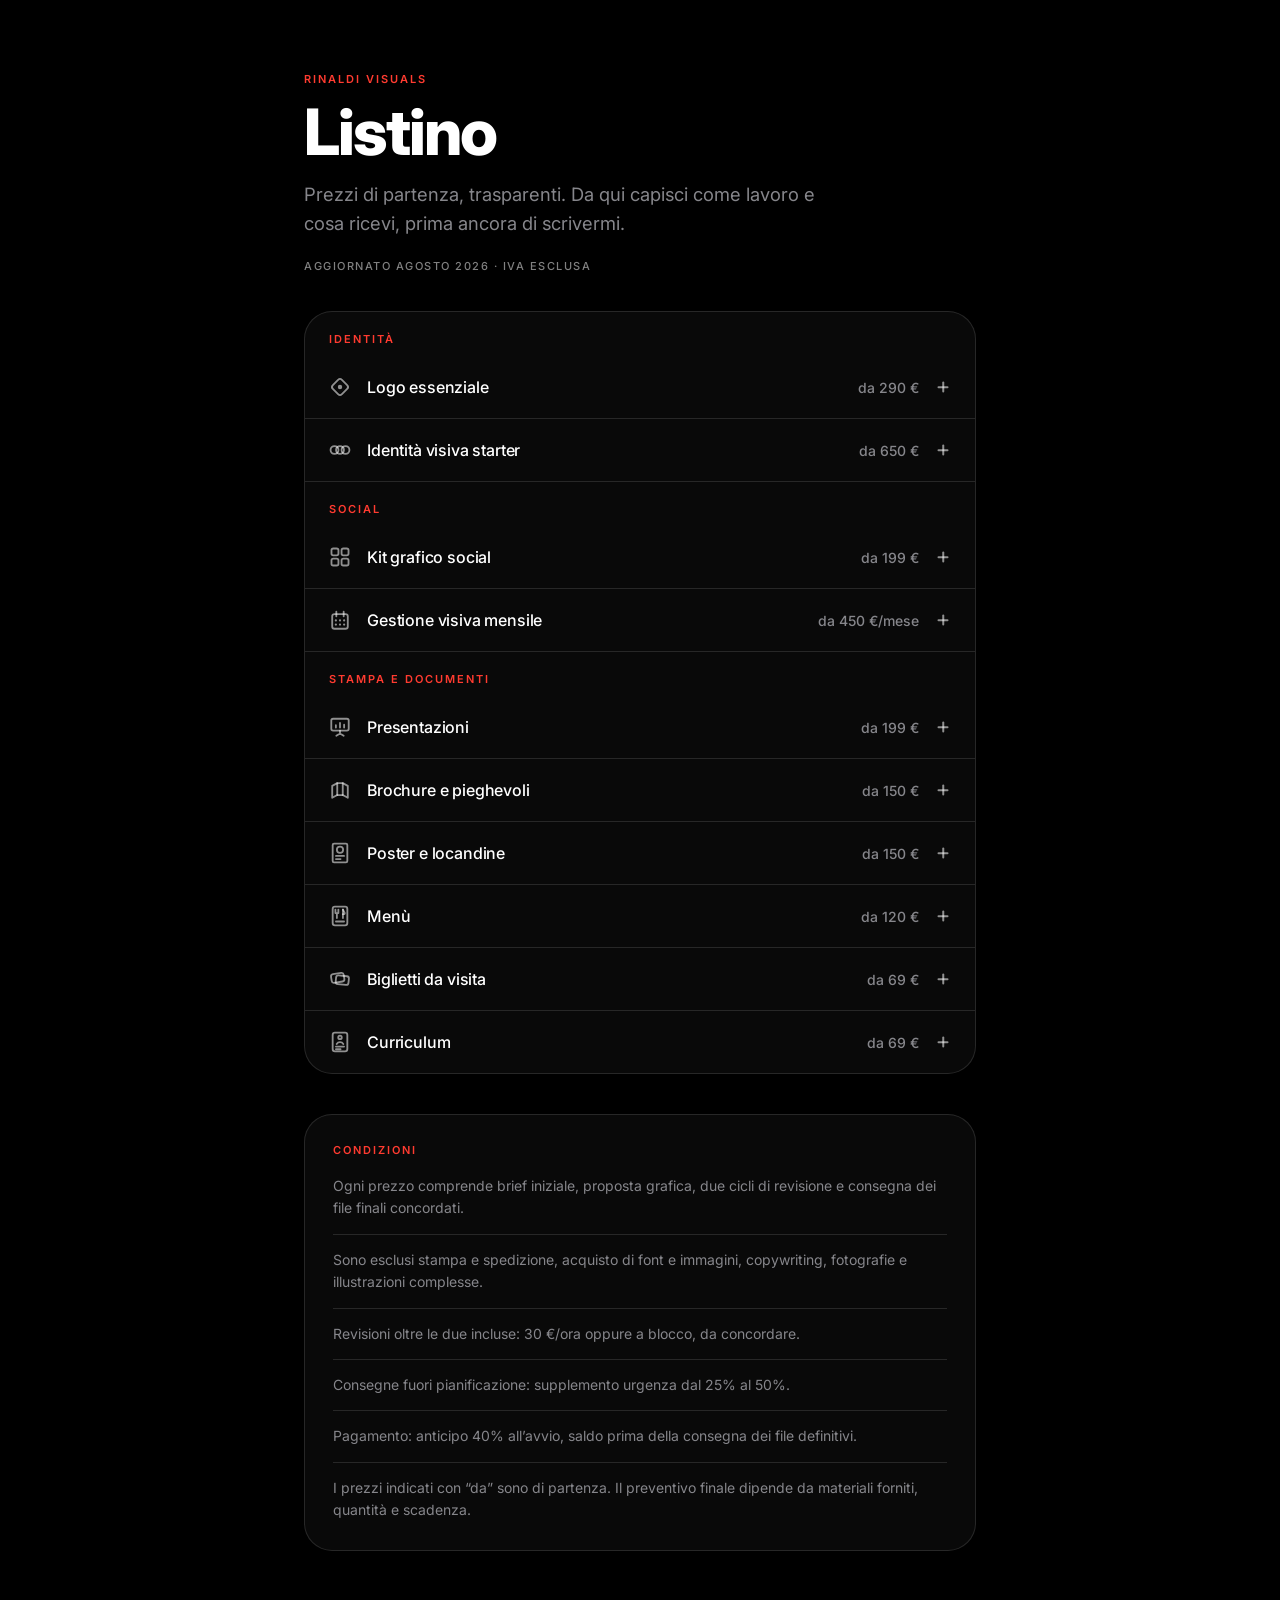
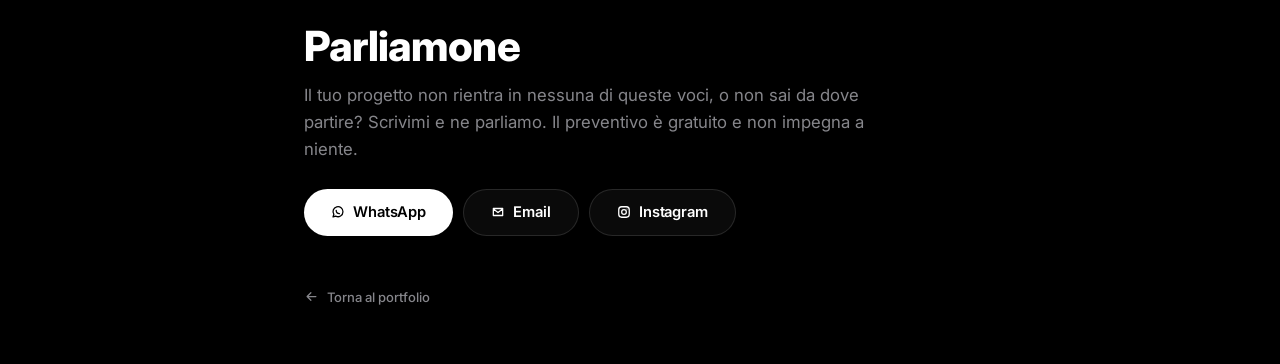
<file: listino.html>
<!DOCTYPE html>
<html lang="it" class="no-anim">
<head>
<meta charset="UTF-8"/>
<meta name="viewport" content="width=device-width, initial-scale=1.0, viewport-fit=cover"/>
<meta name="theme-color" content="#000"/>
<title>Listino — Rinaldi Visuals</title>
<meta name="description" content="Prezzi trasparenti per logo, identità visiva, social, stampa e presentazioni. Visual director a Foggia."/>
<meta name="author" content="Cristian Rinaldi"/>
<meta property="og:type" content="website"/>
<meta property="og:title" content="Listino — Rinaldi Visuals"/>
<meta property="og:description" content="Prezzi trasparenti per logo, identità visiva, social, stampa e presentazioni. Visual director a Foggia."/>
<meta property="og:url" content="https://rinaldicristian92-hash.github.io/sito-portfolio-rinaldivisuals/listino.html"/>
<meta property="og:image" content="https://rinaldicristian92-hash.github.io/sito-portfolio-rinaldivisuals/assets/og-listino.jpg"/>
<meta property="og:image:width" content="1200"/>
<meta property="og:image:height" content="630"/>
<meta name="twitter:card" content="summary_large_image"/>
<meta name="twitter:title" content="Listino — Rinaldi Visuals"/>
<meta name="twitter:description" content="Prezzi trasparenti per logo, identità visiva, social, stampa e presentazioni. Visual director a Foggia."/>
<meta name="twitter:image" content="https://rinaldicristian92-hash.github.io/sito-portfolio-rinaldivisuals/assets/og-listino.jpg"/>
<link rel="icon" href="data:image/svg+xml,<svg xmlns='http://www.w3.org/2000/svg' viewBox='0 0 32 32'><rect width='32' height='32' rx='8' fill='%23000'/><text x='50%25' y='55%25' dominant-baseline='middle' text-anchor='middle' font-family='Helvetica' font-weight='700' font-size='13' fill='%23fff'>R<tspan fill='%23ff3b30'>.</tspan></text></svg>"/>
<link rel="preconnect" href="https://fonts.googleapis.com"/>
<link rel="preconnect" href="https://fonts.gstatic.com" crossorigin/>
<link href="https://fonts.googleapis.com/css2?family=Inter:wght@300;400;500;600;700;800&display=swap" rel="stylesheet"/>

<style>
/* ════════════════════════════════════════════
   RINALDI VISUALS — LISTINO 2026
   Pagina autonoma. Stesso sistema di index.html.
   ════════════════════════════════════════════ */
:root{
  --black:#000;
  --ink:#1d1d1f;
  --paper:#f5f5f7;
  --white:#fff;
  --gray:#86868b;
  --gray-2:#6e6e73;
  --hair:rgba(0,0,0,.08);
  --hair-inv:rgba(255,255,255,.12);
  --red:#ff3b30;
  --red-deep:#e62020;
  --grad:linear-gradient(100deg,#ff6b5e 0%,#ff3b30 40%,#e62020 100%);
  --font:'Inter',-apple-system,BlinkMacSystemFont,'SF Pro Display','Segoe UI',sans-serif;
  --ease:cubic-bezier(.16,1,.3,1);
  --ease-io:cubic-bezier(.4,0,.2,1);
  --nav-h:52px;
  --radius:28px;
}
*,*::before,*::after{margin:0;padding:0;box-sizing:border-box}
html{scroll-behavior:smooth;-webkit-text-size-adjust:100%}
a,button{-webkit-tap-highlight-color:transparent;touch-action:manipulation}
body{
  font-family:var(--font);
  background:var(--black);
  color:var(--paper);
  -webkit-font-smoothing:antialiased;
  text-rendering:optimizeLegibility;
  overflow-x:hidden;
}
a{color:inherit}
::selection{background:var(--red);color:#fff}
:focus-visible{outline:2px solid var(--red);outline-offset:3px;border-radius:4px}
/* blocca le transizioni al primo paint, così il deep link non anima all'arrivo */
.no-anim *,.no-anim *::before,.no-anim *::after{transition:none!important}

.wrap{max-width:720px;margin:0 auto;padding:0 clamp(16px,4vw,24px)}

/* ── 1 · INTESTAZIONE ── */
.head{padding:clamp(40px,12vw,72px) 0 clamp(26px,7vw,38px)}
.eyebrow{
  font-size:11px;font-weight:600;letter-spacing:2px;
  text-transform:uppercase;color:var(--red);
}
.head h1{
  margin-top:14px;
  font-size:clamp(2.4rem,9vw,4rem);font-weight:800;
  letter-spacing:-.03em;line-height:1;color:#fff;
}
.head-sub{
  margin-top:16px;max-width:44ch;
  font-size:clamp(1rem,3.6vw,1.15rem);font-weight:400;line-height:1.55;color:var(--gray);
}
.head-meta{
  margin-top:22px;
  font-size:11px;font-weight:500;letter-spacing:1.5px;
  text-transform:uppercase;color:rgba(255,255,255,.5);
}

/* ── CARD (lista + condizioni) ── */
.card{
  border:1px solid var(--hair-inv);border-radius:var(--radius);
  background:rgba(255,255,255,.035);overflow:hidden;
}

/* ── 2 · ACCORDION ── */
.grp{
  font-size:11px;font-weight:600;letter-spacing:2px;
  text-transform:uppercase;color:var(--red);
  padding:20px 22px 10px;
}
.item+.grp,.item+.item{border-top:1px solid var(--hair-inv)}

.svc-h{font-size:inherit;font-weight:inherit;line-height:inherit}
.svc-row{
  position:relative;
  display:grid;
  grid-template-columns:auto 1fr auto;
  grid-template-areas:"ico name plus" "ico price plus";
  align-items:center;column-gap:14px;
  width:100%;min-height:52px;padding:16px 18px;
  background:none;border:0;cursor:pointer;text-align:left;
  font-family:var(--font);color:#fff;
  transition:background .3s var(--ease-io);
}
.svc-row::before{
  content:"";position:absolute;left:0;top:0;bottom:0;width:2px;
  background:var(--red);transform:scaleX(0);transform-origin:left;
  transition:transform 280ms var(--ease-io);
}
.item.open .svc-row::before{transform:scaleX(1)}
.svc-row:focus-visible{outline:2px solid var(--red);outline-offset:-3px}
@media(hover:hover){.svc-row:hover{background:rgba(255,255,255,.04)}}

.svc-ico{
  grid-area:ico;display:flex;align-items:center;justify-content:center;
  color:rgba(255,255,255,.55);transition:color .3s var(--ease-io);
}
.svc-row svg{width:22px;height:22px;stroke:currentColor;fill:none;stroke-width:2;stroke-linecap:round;stroke-linejoin:round}
.svc-name{grid-area:name;font-size:16px;font-weight:500;letter-spacing:-.01em;line-height:1.3;color:#fff}
.svc-price{
  grid-area:price;margin-top:3px;
  font-size:13px;font-weight:500;color:var(--gray);
  transition:color .3s var(--ease-io);
}
.item.open .svc-ico,.item.open .svc-price{color:var(--red)}

.svc-plus{
  grid-area:plus;position:relative;width:16px;height:16px;flex:none;
  color:rgba(255,255,255,.55);
  transition:color .3s var(--ease-io),transform 280ms var(--ease-io);
}
.svc-plus::before,.svc-plus::after{
  content:"";position:absolute;top:50%;left:50%;
  background:currentColor;border-radius:1px;
}
.svc-plus::before{width:11px;height:1.5px;transform:translate(-50%,-50%)}
.svc-plus::after{width:1.5px;height:11px;transform:translate(-50%,-50%)}
.item.open .svc-plus{transform:rotate(45deg);color:var(--red)}

/* pannello: grid 0fr → 1fr, nessuna max-height arbitraria */
.svc-panel{display:grid;grid-template-rows:0fr;transition:grid-template-rows 280ms var(--ease-io)}
.svc-panel[hidden]{display:none}
.item.open .svc-panel{grid-template-rows:1fr}
.svc-panel-in{overflow:hidden;min-height:0}
.svc-body{padding:0 18px 22px}

.svc-desc{font-size:15px;font-weight:400;line-height:1.65;color:rgba(255,255,255,.72);max-width:62ch}
.lbl{
  margin-top:18px;
  font-size:10px;font-weight:600;letter-spacing:1.8px;
  text-transform:uppercase;color:var(--red);
}
.lbl-alt{color:rgba(255,255,255,.55)}
.svc-list{list-style:none;margin-top:9px}
.svc-list li{
  position:relative;padding-left:16px;margin-top:7px;
  font-size:14px;line-height:1.6;color:rgba(255,255,255,.72);
}
.svc-list li::before{content:"";position:absolute;left:0;top:.62em;width:4px;height:4px;background:var(--red)}
.svc-note{margin-top:8px;font-size:14px;line-height:1.6;color:rgba(255,255,255,.72);max-width:62ch}
.svc-cta{
  display:inline-flex;align-items:center;gap:8px;margin-top:22px;
  font-size:14px;font-weight:500;color:var(--red);text-decoration:none;
  transition:gap .3s var(--ease),opacity .3s;
}
.svc-cta svg{width:15px;height:15px;stroke:currentColor;fill:none;stroke-width:2;stroke-linecap:round;stroke-linejoin:round}
.svc-cta:hover{gap:12px;opacity:.85}
.svc-cta:active{transform:scale(.97)}

/* ── 3 · CONDIZIONI ── */
.cond{margin-top:clamp(28px,7vw,40px);padding:clamp(20px,5vw,28px)}
.cond h2{font-size:11px;font-weight:600;letter-spacing:2px;text-transform:uppercase;color:var(--red)}
.cond ul{list-style:none;margin-top:4px}
.cond li{padding:14px 0;font-size:14px;font-weight:400;line-height:1.6;color:var(--gray)}
.cond li+li{border-top:1px solid var(--hair-inv)}
.cond li:last-child{padding-bottom:0}

/* ── 4 · CONTATTO ── */
.contact{padding:clamp(46px,11vw,74px) 0 0}
.contact h2{font-size:clamp(1.8rem,7vw,2.6rem);font-weight:800;letter-spacing:-.02em;line-height:1.05;color:#fff}
.contact p{margin-top:14px;max-width:52ch;font-size:clamp(.95rem,3.4vw,1.05rem);line-height:1.6;color:var(--gray)}
.contact-btns{display:flex;flex-direction:column;gap:10px;margin-top:26px}
.contact-btns .btn{justify-content:center}

/* ── BOTTONI (stessa regola di index.html) ── */
.btn{
  display:inline-flex;align-items:center;gap:.5rem;
  font-size:.92rem;font-weight:600;text-decoration:none;letter-spacing:-.01em;
  border-radius:99px;padding:.85rem 1.7rem;
  transition:transform .35s var(--ease),background .3s,color .3s,border-color .3s,box-shadow .35s;
}
.btn:active{transform:scale(.97)}
.btn-solid{background:#fff;color:#000}
.btn-solid:hover{background:var(--red);color:#fff;transform:scale(1.045);box-shadow:0 12px 40px rgba(230,32,32,.35)}
.btn-line{border:1px solid var(--hair-inv);color:#fff;background:rgba(255,255,255,.04)}
.btn-line:hover{border-color:rgba(255,255,255,.4);transform:scale(1.045)}
.btn svg{width:14px;height:14px;stroke:currentColor;fill:none;stroke-width:2.2;stroke-linecap:round;stroke-linejoin:round}

/* ── 5 · RITORNO ── */
.back-wrap{padding:clamp(34px,8vw,52px) 0 clamp(30px,8vw,56px)}
.back{
  display:inline-flex;align-items:center;gap:8px;
  font-size:13px;font-weight:500;color:var(--gray);text-decoration:none;
  transition:color .3s,gap .3s var(--ease);
}
.back:hover{color:#fff;gap:12px}
.back svg{width:15px;height:15px;stroke:currentColor;fill:none;stroke-width:2;stroke-linecap:round;stroke-linejoin:round}

/* ── 6 · BARRA CTA FISSA (solo < 768px) ── */
.cta-bar{
  position:sticky;bottom:0;z-index:50;
  background:rgba(0,0,0,.92);
  backdrop-filter:blur(14px);-webkit-backdrop-filter:blur(14px);
  border-top:1px solid var(--hair-inv);
  padding:12px clamp(16px,4vw,24px);
  padding-bottom:calc(12px + env(safe-area-inset-bottom));
  opacity:0;visibility:hidden;transform:translateY(100%);
  transition:opacity 200ms var(--ease-io),transform 200ms var(--ease-io),visibility 200ms;
}
.cta-bar.show{opacity:1;visibility:visible;transform:none}
.cta-bar .btn{width:100%;justify-content:center}

/* ── RESPONSIVE ── */
@media(max-width:600px){:root{--radius:22px}}
@media(min-width:768px){
  .grp{padding:20px 24px 10px}
  .svc-row{
    grid-template-columns:auto 1fr auto auto;
    grid-template-areas:"ico name price plus";
    column-gap:16px;padding:20px 24px;
  }
  .svc-price{margin-top:0;font-size:14px;text-align:right}
  .svc-body{padding:0 24px 26px}
  .contact-btns{flex-direction:row;flex-wrap:wrap}
  .contact-btns .btn{justify-content:center}
  .cta-bar{display:none}
}
@media(prefers-reduced-motion:reduce){
  html{scroll-behavior:auto}
  *,*::before,*::after{transition-duration:0ms!important;animation-duration:0ms!important;animation-iteration-count:1!important}
}
</style>
</head>
<body>

<main class="wrap">
  <header class="head">
    <p class="eyebrow">Rinaldi Visuals</p>
    <h1>Listino</h1>
    <p class="head-sub">Prezzi di partenza, trasparenti. Da qui capisci come lavoro e cosa ricevi, prima ancora di scrivermi.</p>
    <p class="head-meta">Aggiornato agosto 2026 · IVA esclusa</p>
  </header>

  <section class="card list" aria-label="Servizi e prezzi">
    <h2 class="grp">Identità</h2>
    <div class="item" data-slug="logo-essenziale">
      <h3 class="svc-h">
        <button class="svc-row" type="button" id="btn-logo-essenziale" aria-expanded="false" aria-controls="pan-logo-essenziale">
          <span class="svc-ico" aria-hidden="true"><svg viewBox="0 0 24 24"><rect x="5" y="5" width="14" height="14" rx="3" transform="rotate(45 12 12)"/><circle cx="12" cy="12" r="2.4" fill="currentColor" stroke="none"/></svg></span>
          <span class="svc-name">Logo essenziale</span>
          <span class="svc-price">da 290 €</span>
          <span class="svc-plus" aria-hidden="true"></span>
        </button>
      </h3>
      <div class="svc-panel" id="pan-logo-essenziale" role="region" aria-labelledby="btn-logo-essenziale" hidden>
        <div class="svc-panel-in">
          <div class="svc-body">
            <p class="svc-desc">Il punto di partenza di tutto. Progetto un marchio che funziona ovunque: sull’insegna, sul biglietto da visita e nella foto profilo da 40 pixel. Ti consegno due direzioni diverse tra loro, non venti varianti dello stesso segno — perché scegliere tra due idee vere è più utile che scegliere tra venti sfumature.</p>
            <p class="lbl">Cosa include</p>
            <ul class="svc-list">
              <li>Brief iniziale per capire cosa deve comunicare il marchio</li>
              <li>2 direzioni creative distinte</li>
              <li>2 cicli di revisione</li>
              <li>File vettoriali (SVG, PDF, AI) + PNG a fondo trasparente</li>
              <li>Versioni positivo, negativo e monocromatica</li>
            </ul>
            <p class="lbl lbl-alt">Non include</p>
            <p class="svc-note">Palette estesa, tipografia di sistema, manuale d’uso — sono nel pacchetto successivo.</p>
            <p class="lbl lbl-alt">Tempi</p>
            <p class="svc-note">7–10 giorni lavorativi.</p>
            <a class="svc-cta" href="https://wa.me/393500883962?text=Ciao%20Cristian%2C%20mi%20interessa%20il%20servizio%20Logo%20essenziale" target="_blank" rel="noopener">Richiedi preventivo per questo servizio <svg viewBox="0 0 24 24"><path d="M5 12h13M13 6l6 6-6 6"/></svg></a>
          </div>
        </div>
      </div>
    </div>
    <div class="item" data-slug="identita-visiva-starter">
      <h3 class="svc-h">
        <button class="svc-row" type="button" id="btn-identita-visiva-starter" aria-expanded="false" aria-controls="pan-identita-visiva-starter">
          <span class="svc-ico" aria-hidden="true"><svg viewBox="0 0 24 24"><circle cx="6" cy="12" r="4.3"/><circle cx="12" cy="12" r="4.3"/><circle cx="18" cy="12" r="4.3"/></svg></span>
          <span class="svc-name">Identità visiva starter</span>
          <span class="svc-price">da 650 €</span>
          <span class="svc-plus" aria-hidden="true"></span>
        </button>
      </h3>
      <div class="svc-panel" id="pan-identita-visiva-starter" role="region" aria-labelledby="btn-identita-visiva-starter" hidden>
        <div class="svc-panel-in">
          <div class="svc-body">
            <p class="svc-desc">Un logo da solo non è un’identità. Qui definisco anche colori, caratteri e regole con cui il tuo brand si comporta: così un post, un volantino e un’insegna sembrano usciti dalla stessa mano, anche quando li fa una persona diversa da me.</p>
            <p class="lbl">Cosa include</p>
            <ul class="svc-list">
              <li>Logo completo, tutto il pacchetto precedente</li>
              <li>Palette colori con codici HEX, RGB e CMYK</li>
              <li>Tipografia primaria e secondaria</li>
              <li>Elementi grafici ricorrenti</li>
              <li>Mini guida PDF con le regole d’uso</li>
              <li>2 applicazioni pratiche, per esempio biglietto da visita e template post</li>
            </ul>
            <p class="lbl lbl-alt">Tempi</p>
            <p class="svc-note">2–3 settimane.</p>
            <a class="svc-cta" href="https://wa.me/393500883962?text=Ciao%20Cristian%2C%20mi%20interessa%20il%20servizio%20Identit%C3%A0%20visiva%20starter" target="_blank" rel="noopener">Richiedi preventivo per questo servizio <svg viewBox="0 0 24 24"><path d="M5 12h13M13 6l6 6-6 6"/></svg></a>
          </div>
        </div>
      </div>
    </div>
    <h2 class="grp">Social</h2>
    <div class="item" data-slug="kit-grafico-social">
      <h3 class="svc-h">
        <button class="svc-row" type="button" id="btn-kit-grafico-social" aria-expanded="false" aria-controls="pan-kit-grafico-social">
          <span class="svc-ico" aria-hidden="true"><svg viewBox="0 0 24 24"><rect x="2.7" y="2.7" width="7.6" height="7.6" rx="2"/><rect x="13.7" y="2.7" width="7.6" height="7.6" rx="2"/><rect x="2.7" y="13.7" width="7.6" height="7.6" rx="2"/><rect x="13.7" y="13.7" width="7.6" height="7.6" rx="2"/></svg></span>
          <span class="svc-name">Kit grafico social</span>
          <span class="svc-price">da 199 €</span>
          <span class="svc-plus" aria-hidden="true"></span>
        </button>
      </h3>
      <div class="svc-panel" id="pan-kit-grafico-social" role="region" aria-labelledby="btn-kit-grafico-social" hidden>
        <div class="svc-panel-in">
          <div class="svc-body">
            <p class="svc-desc">Una tantum, per chi pubblica da solo. Ti consegno 8 template con la struttura già impostata: tu cambi testo e foto, la coerenza resta. È la soluzione giusta se hai contenuti da pubblicare ma nessuno che li imposti.</p>
            <p class="lbl">Cosa include</p>
            <ul class="svc-list">
              <li>8 template personalizzati sul tuo brand</li>
              <li>File editabili, Canva o PSD a tua scelta</li>
              <li>Formati feed e stories</li>
              <li>Guida rapida per modificarli senza rompere la gerarchia</li>
            </ul>
            <p class="lbl lbl-alt">Non include</p>
            <p class="svc-note">Creazione contenuti, copy, pubblicazione.</p>
            <a class="svc-cta" href="https://wa.me/393500883962?text=Ciao%20Cristian%2C%20mi%20interessa%20il%20servizio%20Kit%20grafico%20social" target="_blank" rel="noopener">Richiedi preventivo per questo servizio <svg viewBox="0 0 24 24"><path d="M5 12h13M13 6l6 6-6 6"/></svg></a>
          </div>
        </div>
      </div>
    </div>
    <div class="item" data-slug="gestione-visiva-mensile">
      <h3 class="svc-h">
        <button class="svc-row" type="button" id="btn-gestione-visiva-mensile" aria-expanded="false" aria-controls="pan-gestione-visiva-mensile">
          <span class="svc-ico" aria-hidden="true"><svg viewBox="0 0 24 24"><rect x="3.5" y="5.5" width="17" height="16" rx="2.5"/><path d="M8 3v5M16 3v5"/><circle cx="7.5" cy="12.5" r="1.2" fill="currentColor" stroke="none"/><circle cx="12" cy="12.5" r="1.2" fill="currentColor" stroke="none"/><circle cx="16.5" cy="12.5" r="1.2" fill="currentColor" stroke="none"/><circle cx="7.5" cy="17" r="1.2" fill="currentColor" stroke="none"/><circle cx="12" cy="17" r="1.2" fill="currentColor" stroke="none"/><circle cx="16.5" cy="17" r="1.2" fill="currentColor" stroke="none"/></svg></span>
          <span class="svc-name">Gestione visiva mensile</span>
          <span class="svc-price">da 450 €/mese</span>
          <span class="svc-plus" aria-hidden="true"></span>
        </button>
      </h3>
      <div class="svc-panel" id="pan-gestione-visiva-mensile" role="region" aria-labelledby="btn-gestione-visiva-mensile" hidden>
        <div class="svc-panel-in">
          <div class="svc-body">
            <p class="svc-desc">Se pubblichi ogni settimana ma ogni post sembra di un brand diverso, il problema non sono i contenuti: è la direzione. Ogni mese ti consegno 12 contenuti coerenti, pronti da pubblicare, costruiti su una linea visiva decisa insieme.</p>
            <p class="lbl">Cosa include</p>
            <ul class="svc-list">
              <li>12 contenuti al mese</li>
              <li>Linea visiva definita e mantenuta nel tempo</li>
              <li>Adattamenti formato per feed, stories e copertine reel</li>
              <li>Revisione mensile di cosa ha funzionato</li>
            </ul>
            <p class="lbl lbl-alt">Non include</p>
            <p class="svc-note">Copywriting, pubblicazione, gestione commenti, advertising — si preventivano a parte.</p>
            <p class="lbl lbl-alt">Impegno minimo</p>
            <p class="svc-note">3 mesi. Sotto i 3 mesi non si vede nessun risultato.</p>
            <a class="svc-cta" href="https://wa.me/393500883962?text=Ciao%20Cristian%2C%20mi%20interessa%20il%20servizio%20Gestione%20visiva%20mensile" target="_blank" rel="noopener">Richiedi preventivo per questo servizio <svg viewBox="0 0 24 24"><path d="M5 12h13M13 6l6 6-6 6"/></svg></a>
          </div>
        </div>
      </div>
    </div>
    <h2 class="grp">Stampa e documenti</h2>
    <div class="item" data-slug="presentazioni">
      <h3 class="svc-h">
        <button class="svc-row" type="button" id="btn-presentazioni" aria-expanded="false" aria-controls="pan-presentazioni">
          <span class="svc-ico" aria-hidden="true"><svg viewBox="0 0 24 24"><rect x="2.5" y="3" width="19" height="13" rx="2"/><path d="M12 16v3M8 21.5l4-2.5 4 2.5"/><path d="M7.5 12.5V10M12 12.5V7.5M16.5 12.5V9.5"/></svg></span>
          <span class="svc-name">Presentazioni</span>
          <span class="svc-price">da 199 €</span>
          <span class="svc-plus" aria-hidden="true"></span>
        </button>
      </h3>
      <div class="svc-panel" id="pan-presentazioni" role="region" aria-labelledby="btn-presentazioni" hidden>
        <div class="svc-panel-in">
          <div class="svc-body">
            <p class="svc-desc">Una presentazione non deve essere bella: deve farsi capire in trenta secondi da chi la guarda distratto. Imposto gerarchia, ritmo e leggibilità, decido cosa sta su ogni slide e soprattutto cosa va tolto.</p>
            <p class="lbl">Cosa include</p>
            <ul class="svc-list">
              <li>Template grafico e impaginazione fino a 10 slide</li>
              <li>2 cicli di revisione</li>
              <li>File in PowerPoint o Google Slides, modificabile</li>
            </ul>
            <p class="lbl lbl-alt">Extra</p>
            <p class="svc-note">Slide aggiuntiva 20 € · restyling di slide esistenti da 15 € a slide.</p>
            <p class="lbl lbl-alt">Nota</p>
            <p class="svc-note">I testi li fornisci tu. Riscriverli è copywriting, si preventiva a parte.</p>
            <a class="svc-cta" href="https://wa.me/393500883962?text=Ciao%20Cristian%2C%20mi%20interessa%20il%20servizio%20Presentazioni" target="_blank" rel="noopener">Richiedi preventivo per questo servizio <svg viewBox="0 0 24 24"><path d="M5 12h13M13 6l6 6-6 6"/></svg></a>
          </div>
        </div>
      </div>
    </div>
    <div class="item" data-slug="brochure-e-pieghevoli">
      <h3 class="svc-h">
        <button class="svc-row" type="button" id="btn-brochure-e-pieghevoli" aria-expanded="false" aria-controls="pan-brochure-e-pieghevoli">
          <span class="svc-ico" aria-hidden="true"><svg viewBox="0 0 24 24"><path d="M9 4.5h6v13H9z"/><path d="M9 4.5L3.5 7.5v13L9 17.5"/><path d="M15 4.5L20.5 7.5v13L15 17.5"/></svg></span>
          <span class="svc-name">Brochure e pieghevoli</span>
          <span class="svc-price">da 150 €</span>
          <span class="svc-plus" aria-hidden="true"></span>
        </button>
      </h3>
      <div class="svc-panel" id="pan-brochure-e-pieghevoli" role="region" aria-labelledby="btn-brochure-e-pieghevoli" hidden>
        <div class="svc-panel-in">
          <div class="svc-body">
            <p class="svc-desc">Carta che finisce in mano al cliente: qui contano ordine, ritmo di lettura e leggibilità reale, non l’effetto sullo schermo. Imposto la gabbia perché l’occhio sappia sempre dove andare dopo.</p>
            <p class="lbl">Cosa include</p>
            <ul class="svc-list">
              <li>Pieghevole 2 o 3 ante da 150 €</li>
              <li>Brochure 8 pagine da 280 €</li>
              <li>Impaginazione e file esecutivo pronto per la tipografia, con abbondanze, crocini e profilo colore</li>
            </ul>
            <p class="lbl lbl-alt">Extra</p>
            <p class="svc-note">Pagina aggiuntiva 20–35 €.</p>
            <p class="lbl lbl-alt">Non include</p>
            <p class="svc-note">Stampa e spedizione. Coordino il fornitore, ma restano voci separate.</p>
            <a class="svc-cta" href="https://wa.me/393500883962?text=Ciao%20Cristian%2C%20mi%20interessa%20il%20servizio%20Brochure%20e%20pieghevoli" target="_blank" rel="noopener">Richiedi preventivo per questo servizio <svg viewBox="0 0 24 24"><path d="M5 12h13M13 6l6 6-6 6"/></svg></a>
          </div>
        </div>
      </div>
    </div>
    <div class="item" data-slug="poster-e-locandine">
      <h3 class="svc-h">
        <button class="svc-row" type="button" id="btn-poster-e-locandine" aria-expanded="false" aria-controls="pan-poster-e-locandine">
          <span class="svc-ico" aria-hidden="true"><svg viewBox="0 0 24 24"><rect x="4" y="1.8" width="16" height="20.4" rx="1.5"/><circle cx="12" cy="8.4" r="3.4"/><path d="M7.6 15.2h8.8M7.6 18.6h5"/></svg></span>
          <span class="svc-name">Poster e locandine</span>
          <span class="svc-price">da 150 €</span>
          <span class="svc-plus" aria-hidden="true"></span>
        </button>
      </h3>
      <div class="svc-panel" id="pan-poster-e-locandine" role="region" aria-labelledby="btn-poster-e-locandine" hidden>
        <div class="svc-panel-in">
          <div class="svc-body">
            <p class="svc-desc">Un manifesto ha tre secondi per essere letto da lontano, spesso di sfuggita. Progetto la gerarchia perché l’informazione che serve davvero — data, nome, luogo — arrivi per prima e le altre dopo.</p>
            <p class="lbl">Cosa include</p>
            <ul class="svc-list">
              <li>1 formato a scelta</li>
              <li>2 cicli di revisione</li>
              <li>File esecutivo pronto stampa</li>
            </ul>
            <p class="lbl lbl-alt">Extra</p>
            <p class="svc-note">Adattamento social, feed e stories, +30 €.</p>
            <a class="svc-cta" href="https://wa.me/393500883962?text=Ciao%20Cristian%2C%20mi%20interessa%20il%20servizio%20Poster%20e%20locandine" target="_blank" rel="noopener">Richiedi preventivo per questo servizio <svg viewBox="0 0 24 24"><path d="M5 12h13M13 6l6 6-6 6"/></svg></a>
          </div>
        </div>
      </div>
    </div>
    <div class="item" data-slug="menu">
      <h3 class="svc-h">
        <button class="svc-row" type="button" id="btn-menu" aria-expanded="false" aria-controls="pan-menu">
          <span class="svc-ico" aria-hidden="true"><svg viewBox="0 0 24 24"><rect x="4" y="1.8" width="16" height="20.4" rx="2.5"/><path d="M7 5v3.8h3.2V5M8.6 8.8v5.4"/><path d="M15.2 14.2V5"/><path d="M15.2 5L17 8.3c.5.9-.1 1.7-1 1.7h-.8"/><path d="M7.6 18h8.8"/></svg></span>
          <span class="svc-name">Menù</span>
          <span class="svc-price">da 120 €</span>
          <span class="svc-plus" aria-hidden="true"></span>
        </button>
      </h3>
      <div class="svc-panel" id="pan-menu" role="region" aria-labelledby="btn-menu" hidden>
        <div class="svc-panel-in">
          <div class="svc-body">
            <p class="svc-desc">Il menù è il documento più letto del tuo locale, e quasi sempre il più trascurato. Lo progetto perché sia leggibile con poca luce e perché l’occhio si fermi sui piatti che ti conviene vendere.</p>
            <p class="lbl">Cosa include</p>
            <ul class="svc-list">
              <li>Fronte e retro</li>
              <li>Impaginazione e gerarchia delle portate</li>
              <li>File PDF pronto stampa</li>
            </ul>
            <p class="lbl lbl-alt">Extra</p>
            <p class="svc-note">Facciata aggiuntiva 30 €.</p>
            <a class="svc-cta" href="https://wa.me/393500883962?text=Ciao%20Cristian%2C%20mi%20interessa%20il%20servizio%20Men%C3%B9" target="_blank" rel="noopener">Richiedi preventivo per questo servizio <svg viewBox="0 0 24 24"><path d="M5 12h13M13 6l6 6-6 6"/></svg></a>
          </div>
        </div>
      </div>
    </div>
    <div class="item" data-slug="biglietti-da-visita">
      <h3 class="svc-h">
        <button class="svc-row" type="button" id="btn-biglietti-da-visita" aria-expanded="false" aria-controls="pan-biglietti-da-visita">
          <span class="svc-ico" aria-hidden="true"><svg viewBox="0 0 24 24"><rect x="2.5" y="6" width="14" height="9.5" rx="2.5" transform="rotate(-9 9.5 10.75)"/><rect x="7.5" y="8.5" width="14" height="9.5" rx="2.5" transform="rotate(6 14.5 13.25)"/></svg></span>
          <span class="svc-name">Biglietti da visita</span>
          <span class="svc-price">da 69 €</span>
          <span class="svc-plus" aria-hidden="true"></span>
        </button>
      </h3>
      <div class="svc-panel" id="pan-biglietti-da-visita" role="region" aria-labelledby="btn-biglietti-da-visita" hidden>
        <div class="svc-panel-in">
          <div class="svc-body">
            <p class="svc-desc">Formato piccolo, zero margine d’errore: qui un millimetro sbagliato si vede. Fronte e retro coordinati al tuo brand, consegnati pronti per la stampa senza sorprese in tipografia.</p>
            <p class="lbl">Cosa include</p>
            <ul class="svc-list">
              <li>1 proposta grafica</li>
              <li>2 cicli di revisione</li>
              <li>PDF stampa con abbondanze e crocini di taglio</li>
            </ul>
            <p class="lbl lbl-alt">Nota</p>
            <p class="svc-note">Se non hai ancora un logo, parti da Logo essenziale.</p>
            <a class="svc-cta" href="https://wa.me/393500883962?text=Ciao%20Cristian%2C%20mi%20interessa%20il%20servizio%20Biglietti%20da%20visita" target="_blank" rel="noopener">Richiedi preventivo per questo servizio <svg viewBox="0 0 24 24"><path d="M5 12h13M13 6l6 6-6 6"/></svg></a>
          </div>
        </div>
      </div>
    </div>
    <div class="item" data-slug="curriculum">
      <h3 class="svc-h">
        <button class="svc-row" type="button" id="btn-curriculum" aria-expanded="false" aria-controls="pan-curriculum">
          <span class="svc-ico" aria-hidden="true"><svg viewBox="0 0 24 24"><rect x="4" y="1.8" width="16" height="20.4" rx="2.5"/><circle cx="12" cy="7" r="1.9"/><path d="M8.4 14.2a4.2 4.2 0 017.2 0"/><path d="M7.6 17h8.8M7.6 19.9h5"/></svg></span>
          <span class="svc-name">Curriculum</span>
          <span class="svc-price">da 69 €</span>
          <span class="svc-plus" aria-hidden="true"></span>
        </button>
      </h3>
      <div class="svc-panel" id="pan-curriculum" role="region" aria-labelledby="btn-curriculum" hidden>
        <div class="svc-panel-in">
          <div class="svc-body">
            <p class="svc-desc">Chi legge il tuo CV ci passa sei secondi prima di decidere. Lo impagino perché in quei sei secondi trovi quello che conta, non perché sia pieno di grafica.</p>
            <p class="lbl">Cosa include</p>
            <ul class="svc-list">
              <li>Impaginazione 1 pagina</li>
              <li>2 cicli di revisione</li>
              <li>PDF pronto per invio e per stampa</li>
            </ul>
            <p class="lbl lbl-alt">Extra</p>
            <p class="svc-note">Con lettera motivazionale impaginata 99 €.</p>
            <p class="lbl lbl-alt">Nota</p>
            <p class="svc-note">La riscrittura dei testi è copywriting, si preventiva a parte.</p>
            <a class="svc-cta" href="https://wa.me/393500883962?text=Ciao%20Cristian%2C%20mi%20interessa%20il%20servizio%20Curriculum" target="_blank" rel="noopener">Richiedi preventivo per questo servizio <svg viewBox="0 0 24 24"><path d="M5 12h13M13 6l6 6-6 6"/></svg></a>
          </div>
        </div>
      </div>
    </div>
  </section>

  <section class="card cond" aria-labelledby="cond-title">
    <h2 id="cond-title">Condizioni</h2>
    <ul>
      <li>Ogni prezzo comprende brief iniziale, proposta grafica, due cicli di revisione e consegna dei file finali concordati.</li>
      <li>Sono esclusi stampa e spedizione, acquisto di font e immagini, copywriting, fotografie e illustrazioni complesse.</li>
      <li>Revisioni oltre le due incluse: 30 €/ora oppure a blocco, da concordare.</li>
      <li>Consegne fuori pianificazione: supplemento urgenza dal 25% al 50%.</li>
      <li>Pagamento: anticipo 40% all’avvio, saldo prima della consegna dei file definitivi.</li>
      <li>I prezzi indicati con “da” sono di partenza. Il preventivo finale dipende da materiali forniti, quantità e scadenza.</li>
    </ul>
  </section>

  <section class="contact">
    <h2>Parliamone</h2>
    <p>Il tuo progetto non rientra in nessuna di queste voci, o non sai da dove partire? Scrivimi e ne parliamo. Il preventivo è gratuito e non impegna a niente.</p>
    <div class="contact-btns">
      <a class="btn btn-solid" href="https://wa.me/393500883962?text=Ciao%20Cristian%2C%20ho%20visto%20il%20listino%20e%20vorrei%20un%20preventivo" target="_blank" rel="noopener"><svg viewBox="0 0 24 24"><path d="M20.5 11.6a8.5 8.5 0 01-12.4 7.5L3.5 20.5l1.4-4.6a8.5 8.5 0 1115.6-4.3z"/><path d="M8.9 9.2c0 3.1 2.5 5.6 5.6 5.6"/></svg><span>WhatsApp</span></a>
      <a class="btn btn-line" href="mailto:rinaldicristian92@gmail.com?subject=Richiesta%20preventivo"><svg viewBox="0 0 24 24"><path d="M4 6h16v12H4zM4 7l8 6 8-6"/></svg><span>Email</span></a>
      <a class="btn btn-line" href="https://instagram.com/rinaldi.visuals" target="_blank" rel="noopener"><svg viewBox="0 0 24 24"><rect x="3" y="3" width="18" height="18" rx="5"/><circle cx="12" cy="12" r="4"/><circle cx="17.2" cy="6.8" r=".9" fill="currentColor" stroke="none"/></svg><span>Instagram</span></a>
    </div>
  </section>

  <p class="back-wrap"><a class="back" href="index.html"><svg viewBox="0 0 24 24"><path d="M19 12H6M11 18l-6-6 6-6"/></svg><span>Torna al portfolio</span></a></p>
</main>

<!-- barra CTA: solo sotto 768px, compare dopo 400px di scroll -->
<div class="cta-bar">
  <a class="btn btn-solid" href="https://wa.me/393500883962?text=Ciao%20Cristian%2C%20ho%20visto%20il%20listino%20e%20vorrei%20un%20preventivo" target="_blank" rel="noopener">Richiedi un preventivo</a>
</div>

<script>
(function(){
  'use strict';

  /* una sola voce aperta alla volta: metti false per aprirne quante vuoi */
  var SINGLE_OPEN = true;
  var DURATION = 280;

  var reduce  = window.matchMedia('(prefers-reduced-motion: reduce)');
  var mobile  = window.matchMedia('(max-width: 767px)');
  var items   = Array.prototype.slice.call(document.querySelectorAll('.item'));
  var bar     = document.querySelector('.cta-bar');

  function dur(){ return reduce.matches ? 0 : DURATION; }

  /* l'hash è solo un segnalibro: replaceState, mai pushState */
  function setHash(slug){
    try{
      history.replaceState(null,'', slug ? '#'+slug : location.pathname+location.search);
    }catch(e){ /* file:// non consente replaceState */ }
  }

  function isOpen(item){ return item.classList.contains('open'); }

  function close(item){
    if(!isOpen(item)) return;
    var btn = item.querySelector('.svc-row');
    var pan = item.querySelector('.svc-panel');
    item.classList.remove('open');
    btn.setAttribute('aria-expanded','false');
    window.clearTimeout(item._t);
    /* hidden solo a transizione finita, altrimenti l'animazione salta */
    item._t = window.setTimeout(function(){
      if(!isOpen(item)) pan.hidden = true;
    }, dur() + 40);
  }

  function open(item, animate){
    if(isOpen(item)) return;
    var btn = item.querySelector('.svc-row');
    var pan = item.querySelector('.svc-panel');

    if(SINGLE_OPEN){
      items.forEach(function(other){ if(other !== item) close(other); });
    }
    window.clearTimeout(item._t);
    pan.hidden = false;
    void pan.offsetHeight;                 /* reflow: parte da 0fr */
    item.classList.add('open');
    btn.setAttribute('aria-expanded','true');
    setHash(item.getAttribute('data-slug'));
    if(animate !== false && mobile.matches) keepVisible(item, btn);
  }

  /* porta la voce in cima alla vista; scroll-behavior:smooth del CSS
     va neutralizzato a mano quando serve un salto secco */
  function scrollToItem(item, smooth){
    var root = document.documentElement;
    var prev = root.style.scrollBehavior;
    if(!smooth) root.style.scrollBehavior = 'auto';
    window.scrollTo({
      top: item.getBoundingClientRect().top + window.pageYOffset - 16,
      behavior: (smooth && !reduce.matches) ? 'smooth' : 'auto'
    });
    if(!smooth) root.style.scrollBehavior = prev;
  }

  /* su mobile la riga aperta deve restare leggibile sopra la barra CTA */
  function keepVisible(item, btn){
    window.setTimeout(function(){
      var barH  = (bar && mobile.matches && bar.classList.contains('show')) ? bar.offsetHeight : 0;
      var row   = btn.getBoundingClientRect();
      var panel = item.querySelector('.svc-panel').getBoundingClientRect();
      var limit = window.innerHeight - barH - 12;
      if(row.top < 8 || (panel.bottom > limit && row.top > 16)){
        window.scrollTo({
          top: window.pageYOffset + row.top - 16,
          behavior: reduce.matches ? 'auto' : 'smooth'
        });
      }
    }, dur() + 60);
  }

  items.forEach(function(item){
    item.querySelector('.svc-row').addEventListener('click', function(){
      if(isOpen(item)){
        close(item);
        if(location.hash.slice(1) === item.getAttribute('data-slug')) setHash('');
      }else{
        open(item, true);
      }
    });
  });

  /* deep link: #logo-essenziale apre la voce e ci porta sopra */
  function fromHash(){
    var raw = location.hash.replace('#','');
    if(!raw) return null;
    var slug; try{ slug = decodeURIComponent(raw); }catch(e){ slug = raw; }
    for(var i=0;i<items.length;i++){
      if(items[i].getAttribute('data-slug') === slug){ return items[i]; }
    }
    return null;
  }

  var target = fromHash();
  if(target) open(target, false);

  /* sblocca le transizioni solo dopo il primo paint */
  requestAnimationFrame(function(){
    requestAnimationFrame(function(){
      if(target) scrollToItem(target, false);
      document.documentElement.classList.remove('no-anim');
    });
  });

  window.addEventListener('hashchange', function(){
    var item = fromHash();
    if(!item) return;
    open(item, false);
    scrollToItem(item, true);
  });

  /* barra CTA: compare dopo 400px, così non copre l'intestazione */
  if(bar){
    var ticking = false;
    var onScroll = function(){
      if(ticking) return;
      ticking = true;
      requestAnimationFrame(function(){
        bar.classList.toggle('show', window.pageYOffset > 400);
        ticking = false;
      });
    };
    window.addEventListener('scroll', onScroll, {passive:true});
    onScroll();
  }
})();
</script>
</body>
</html>
</file>
<file: fonts/fonts.css>
/* Font in locale (nessuna dipendenza da Google Fonts) */
@font-face{font-family:'DM Sans';font-style:normal;font-display:swap;font-weight:100 1000;src:url(dm-sans-latin-ext-opsz-normal.woff2) format('woff2');unicode-range:U+0100-02BA,U+02BD-02C5,U+02C7-02CC,U+02CE-02D7,U+02DD-02FF,U+0304,U+0308,U+0329,U+1D00-1DBF,U+1E00-1E9F,U+1EF2-1EFF,U+2020,U+20A0-20AB,U+20AD-20C0,U+2113,U+2C60-2C7F,U+A720-A7FF}
@font-face{font-family:'DM Sans';font-style:normal;font-display:swap;font-weight:100 1000;src:url(dm-sans-latin-opsz-normal.woff2) format('woff2');unicode-range:U+0000-00FF,U+0131,U+0152-0153,U+02BB-02BC,U+02C6,U+02DA,U+02DC,U+0304,U+0308,U+0329,U+2000-206F,U+20AC,U+2122,U+2191,U+2193,U+2212,U+2215,U+FEFF,U+FFFD}
@font-face{font-family:'DM Mono';font-style:normal;font-display:swap;font-weight:400;src:url(dm-mono-latin-400-normal.woff2) format('woff2')}
@font-face{font-family:'DM Mono';font-style:normal;font-display:swap;font-weight:500;src:url(dm-mono-latin-500-normal.woff2) format('woff2')}
@font-face{font-family:'Fraunces';font-style:normal;font-display:swap;font-weight:100 900;src:url(fraunces-latin-ext-full-normal.woff2) format('woff2');unicode-range:U+0100-02BA,U+02BD-02C5,U+02C7-02CC,U+02CE-02D7,U+02DD-02FF,U+0304,U+0308,U+0329,U+1D00-1DBF,U+1E00-1E9F,U+1EF2-1EFF,U+2020,U+20A0-20AB,U+20AD-20C0,U+2113,U+2C60-2C7F,U+A720-A7FF}
@font-face{font-family:'Fraunces';font-style:normal;font-display:swap;font-weight:100 900;src:url(fraunces-latin-full-normal.woff2) format('woff2');unicode-range:U+0000-00FF,U+0131,U+0152-0153,U+02BB-02BC,U+02C6,U+02DA,U+02DC,U+0304,U+0308,U+0329,U+2000-206F,U+20AC,U+2122,U+2191,U+2193,U+2212,U+2215,U+FEFF,U+FFFD}
@font-face{font-family:'Fraunces';font-style:italic;font-display:swap;font-weight:100 900;src:url(fraunces-latin-ext-full-italic.woff2) format('woff2');unicode-range:U+0100-02BA,U+02BD-02C5,U+02C7-02CC,U+02CE-02D7,U+02DD-02FF,U+0304,U+0308,U+0329,U+1D00-1DBF,U+1E00-1E9F,U+1EF2-1EFF,U+2020,U+20A0-20AB,U+20AD-20C0,U+2113,U+2C60-2C7F,U+A720-A7FF}
@font-face{font-family:'Fraunces';font-style:italic;font-display:swap;font-weight:100 900;src:url(fraunces-latin-full-italic.woff2) format('woff2');unicode-range:U+0000-00FF,U+0131,U+0152-0153,U+02BB-02BC,U+02C6,U+02DA,U+02DC,U+0304,U+0308,U+0329,U+2000-206F,U+20AC,U+2122,U+2191,U+2193,U+2212,U+2215,U+FEFF,U+FFFD}
</file>
<file: style.css>
/* ════════════════════════════════════════════════════════════
   GOUACHE — style.css  (ex Rinaldi Visuals)
   Pittura opaca: navy come struttura, macchie morbide di lavanda e azzurro polvere,
   un solo punto d'ocra per schermata.
   ════════════════════════════════════════════════════════════ */

/* ── Colori che cambiano in modo fluido tra sezioni chiare e scure ── */
@property --bg   { syntax: '<color>'; inherits: true; initial-value: #F1F2F0; }
@property --fg   { syntax: '<color>'; inherits: true; initial-value: #202A44; }
@property --soft { syntax: '<color>'; inherits: true; initial-value: #5B6784; }
@property --line { syntax: '<color>'; inherits: true; initial-value: rgba(32,42,68,.14); }
@property --card { syntax: '<color>'; inherits: true; initial-value: #E3E7EE; }
@property --dot  { syntax: '<color>'; inherits: true; initial-value: #7E8BAF; }

:root{
  --navy:     #202A44;
  --navy-2:   #29355A;
  --neutro:   #F1F2F0;
  --lavanda:  #7E8BAF;
  --polvere:  #B7C2D6;
  --polvere-2:#CCD4E1;
  --ocra:     #E3A72F;

  /* alias usati nel resto del file */
  --ink: var(--navy); --ink-2: var(--navy-2); --paper: var(--neutro); --paper-2: #E3E7EE;
  --accent: var(--ocra); --mute: var(--lavanda);

  --f-display: 'Fraunces', Georgia, serif;
  --f-serif:   'Fraunces', Georgia, serif;
  --f-body:    'DM Sans', system-ui, sans-serif;
  --f-mono:    'DM Mono', ui-monospace, monospace;

  --ease: cubic-bezier(0.16, 1, 0.3, 1);
  --r-lg: 36px;
  --r-md: 28px;
  --r-sm: 18px;
  --gut: clamp(16px, 4vw, 56px);
  --max: 1440px;
}

body[data-theme="dark"]{
  --bg: #202A44; --fg: #F1F2F0; --soft: #B7C2D6; --line: rgba(241,242,240,.16); --card: #29355A; --dot: #B7C2D6;
}
body[data-theme="light"]{
  --bg: #F1F2F0; --fg: #202A44; --soft: #5B6784; --line: rgba(32,42,68,.14); --card: #E3E7EE; --dot: #7E8BAF;
}

*,*::before,*::after{ box-sizing: border-box; }
html{ -webkit-text-size-adjust: 100%; }
html.lenis, html.lenis body{ height: auto; }
.lenis.lenis-stopped{ overflow: hidden; }
body{
  margin: 0;
  background: var(--bg);
  color: var(--fg);
  font-family: var(--f-body);
  font-size: clamp(16px, 1.05vw, 18px);
  line-height: 1.6;
  font-optical-sizing: auto;
  -webkit-font-smoothing: antialiased;
  overflow-x: hidden;
  transition: --bg 1s var(--ease), --fg 1s var(--ease), --soft 1s var(--ease), --line 1s var(--ease), --card 1s var(--ease), --dot 1s var(--ease);
}
img, video{ display: block; max-width: 100%; }
a{ color: inherit; text-decoration: none; }
button{ font: inherit; color: inherit; background: none; border: 0; cursor: pointer; padding: 0; }
:focus-visible{ outline: 2px solid var(--accent); outline-offset: 4px; border-radius: 6px; }
::selection{ background: var(--polvere); color: var(--navy); }

.skip{ position: fixed; left: 16px; top: -60px; z-index: 300; background: var(--accent); color: var(--navy); padding: 10px 16px; border-radius: 99px; transition: top .3s; }
.skip:focus{ top: 16px; }

/* ── Tipografia ── */
.h2{
  font-family: var(--f-display);
  font-weight: 650;
  font-size: clamp(44px, 7.4vw, 124px);
  line-height: .9;
  letter-spacing: -0.025em;
  margin: 0;
  font-variation-settings: 'opsz' 96, 'SOFT' 100, 'WONK' 0;
}
.dot{ color: var(--dot); font-style: normal; }
.h2 .soft-i, .serif{ font-family: var(--f-serif); font-style: italic; font-weight: 400; letter-spacing: -0.01em; }
.sec-note{ color: var(--soft); max-width: 38ch; margin: 0; }
.lead{ font-size: 1.22em; line-height: 1.45; color: var(--fg); }

/* ── Bottoni ── */
.btn{
  position: relative; display: inline-flex; align-items: center; gap: .6em;
  padding: 15px 26px; border-radius: 99px;
  font-weight: 500; font-size: 15px; letter-spacing: .01em;
  transition: transform .5s var(--ease), background-color .4s, color .4s, box-shadow .5s var(--ease), border-color .4s;
  isolation: isolate;
}
.btn--solid{ background: var(--accent); color: var(--navy); font-weight: 600; box-shadow: 0 0 0 rgba(227,167,47,0); }
.btn--solid:hover{ transform: translateY(-2px); box-shadow: 0 14px 44px -10px rgba(227,167,47,.7); }
.btn--ghost{ border: 1px solid var(--line); color: var(--fg); backdrop-filter: blur(10px); -webkit-backdrop-filter: blur(10px); }
.btn--ghost:hover{ border-color: var(--fg); transform: translateY(-2px); }
.round{
  width: 52px; height: 52px; border-radius: 50%;
  display: inline-grid; place-items: center; font-size: 18px;
  border: 1px solid var(--line);
  transition: background-color .4s, border-color .4s, transform .5s var(--ease), color .4s;
}
.round:hover{ border-color: var(--fg); background: var(--fg); color: var(--bg); transform: scale(1.06); }

/* ── Elementi fissi ── */
.progress{
  position: fixed; inset: 0 auto auto 0; height: 2px; width: 100%; z-index: 120;
  background: var(--lavanda); transform-origin: 0 50%; transform: scaleX(0);
  box-shadow: 0 0 10px rgba(126,139,175,.6);
}
.grain{
  position: fixed; inset: -50%; z-index: 110; pointer-events: none; opacity: .07;
  background-image: url("data:image/svg+xml,%3Csvg xmlns='http://www.w3.org/2000/svg' width='200' height='200'%3E%3Cfilter id='n'%3E%3CfeTurbulence type='fractalNoise' baseFrequency='.85' numOctaves='3' stitchTiles='stitch'/%3E%3CfeColorMatrix values='0 0 0 0 0.5 0 0 0 0 0.5 0 0 0 0 0.5 0 0 0 1 0'/%3E%3C/filter%3E%3Crect width='100%25' height='100%25' filter='url(%23n)'/%3E%3C/svg%3E");
  mix-blend-mode: overlay;
}

/* Cursore personalizzato (solo mouse) */
.cursor{ display: none; }
@media (pointer: fine){
  .has-cursor, .has-cursor a, .has-cursor button, .has-cursor [data-cursor]{ cursor: none; }
  .cursor{
    display: grid; place-items: center;
    position: fixed; left: 0; top: 0; z-index: 250; pointer-events: none;
    width: 10px; height: 10px; margin: -5px 0 0 -5px; border-radius: 50%;
    background: var(--accent);
    transition: width .5s var(--ease), height .5s var(--ease), margin .5s var(--ease), background-color .4s, backdrop-filter .4s, opacity .3s;
    will-change: transform;
  }
  .cursor.is-big{
    width: 92px; height: 92px; margin: -46px 0 0 -46px;
    background: radial-gradient(circle, rgba(126,139,175,.92) 0%, rgba(126,139,175,.55) 60%, rgba(126,139,175,0) 100%);
    backdrop-filter: blur(6px); -webkit-backdrop-filter: blur(6px);
  }
  .cursor.is-hidden{ opacity: 0; }
  .cursor-label{ font-family: var(--f-mono); font-size: 12px; color: var(--navy); font-weight: 500; opacity: 0; transition: opacity .3s; white-space: nowrap; }
  .cursor.is-big .cursor-label{ opacity: 1; }
}

/* ── Loader ── */
.loader{
  position: fixed; inset: 0; z-index: 400; background: var(--ink);
  display: grid; place-items: center;
  transition: opacity 1s var(--ease), filter 1s var(--ease), visibility 1s;
}
.loader-mark{ width: 64px; filter: blur(22px); opacity: 0; transform: scale(1.3); animation: markIn 1.1s var(--ease) .1s forwards; }
@keyframes markIn{ to{ filter: blur(0); opacity: 1; transform: scale(1); } }
.loader.done{ opacity: 0; filter: blur(20px); visibility: hidden; pointer-events: none; }

/* ── Navbar ── */
.nav{
  position: fixed; z-index: 130; top: 14px; left: 50%; transform: translateX(-50%);
  width: min(calc(100% - 2 * var(--gut)), 1180px);
  display: flex; align-items: center; gap: 18px;
  padding: 8px 8px 8px 18px; border-radius: 99px;
  background: color-mix(in srgb, var(--bg) 62%, transparent);
  backdrop-filter: blur(18px) saturate(1.2); -webkit-backdrop-filter: blur(18px) saturate(1.2);
  border: 1px solid var(--line);
  transition: transform .7s var(--ease), opacity .5s;
}
.nav.is-hidden{ transform: translate(-50%, -140%); }
.nav-brand{ display: flex; align-items: center; gap: 10px; font-family: var(--f-display); font-weight: 650; letter-spacing: -0.02em; margin-right: auto; }
.nav-mark{ height: 26px; width: auto; }
.nav-mark--ink{ display: none; }
body[data-theme="light"] .nav-mark--light{ display: none; }
body[data-theme="light"] .nav-mark--ink{ display: block; }
.nav-links{ display: flex; gap: 4px; }
.nav-links a{ padding: 8px 14px; border-radius: 99px; font-size: 14px; color: var(--soft); transition: color .3s, background-color .3s; }
.nav-links a:hover, .nav-links a.is-active{ color: var(--fg); background: color-mix(in srgb, var(--fg) 8%, transparent); }

.lang{ position: relative; display: flex; padding: 4px; border-radius: 99px; border: 1px solid var(--line); }
.lang button{ position: relative; z-index: 1; width: 42px; height: 34px; border-radius: 99px; font-family: var(--f-mono); font-size: 12.5px; color: var(--soft); transition: color .4s; }
.lang button[aria-pressed="true"]{ color: var(--navy); }
.lang-pill{ position: absolute; top: 4px; left: 4px; width: 42px; height: 34px; border-radius: 99px; background: var(--accent); box-shadow: 0 4px 22px -4px rgba(126,139,175,.7); transition: transform .6s var(--ease); }

.burger{ display: none; width: 44px; height: 44px; border-radius: 50%; position: relative; border: 1px solid var(--line); }
.burger span{ position: absolute; left: 13px; right: 13px; height: 1.5px; background: var(--fg); border-radius: 2px; transition: transform .5s var(--ease), top .5s var(--ease); }
.burger span:nth-child(1){ top: 17px; } .burger span:nth-child(2){ top: 25px; }
.burger[aria-expanded="true"] span:nth-child(1){ top: 21px; transform: rotate(45deg); }
.burger[aria-expanded="true"] span:nth-child(2){ top: 21px; transform: rotate(-45deg); }

.drawer{
  position: fixed; inset: 0; z-index: 125; background: color-mix(in srgb, var(--ink) 88%, transparent);
  backdrop-filter: blur(24px); -webkit-backdrop-filter: blur(24px);
  display: flex; flex-direction: column; justify-content: center; padding: 100px var(--gut) 40px;
  opacity: 0; visibility: hidden; filter: blur(12px);
  transition: opacity .6s var(--ease), filter .6s var(--ease), visibility .6s;
  color: var(--paper);
}
.drawer.open{ opacity: 1; visibility: visible; filter: blur(0); }
.drawer nav{ display: flex; flex-direction: column; gap: 6px; }
.drawer nav a{ font-family: var(--f-display); font-weight: 700; font-size: clamp(42px, 12vw, 72px); letter-spacing: -0.025em; line-height: 1.05; transform: translateY(24px); opacity: 0; transition: transform .7s var(--ease), opacity .7s var(--ease), color .3s; }
.drawer.open nav a{ transform: none; opacity: 1; }
.drawer.open nav a:nth-child(2){ transition-delay: .05s; } .drawer.open nav a:nth-child(3){ transition-delay: .1s; }
.drawer.open nav a:nth-child(4){ transition-delay: .15s; } .drawer.open nav a:nth-child(5){ transition-delay: .2s; }
.drawer nav a:hover{ color: var(--accent); }
.drawer-foot{ margin-top: auto; font-family: var(--f-mono); font-size: 13px; color: var(--mute); }

/* ── Sezioni: struttura comune ── */
main section{ position: relative; padding: clamp(96px, 13vw, 200px) var(--gut); }
.sec-head{ max-width: var(--max); margin: 0 auto clamp(48px, 7vw, 100px); display: flex; justify-content: space-between; align-items: flex-end; gap: 32px; flex-wrap: wrap; }

/* Immagini che vanno a fuoco */
.focus img, .focus video, img.focus{
  filter: blur(20px); transform: scale(1.08); opacity: 0;
  transition: filter 1.1s var(--ease), transform 1.4s var(--ease), opacity .9s var(--ease);
}
.focus.in img, .focus.in video, img.focus.in{ filter: blur(0); transform: scale(1); opacity: 1; }

/* Bordo sfumato sui quattro lati */
.soft-edge{
  -webkit-mask-image: linear-gradient(90deg, transparent, #000 7%, #000 93%, transparent), linear-gradient(transparent, #000 7%, #000 93%, transparent);
  -webkit-mask-composite: source-in;
  mask-image: linear-gradient(90deg, transparent, #000 7%, #000 93%, transparent), linear-gradient(transparent, #000 7%, #000 93%, transparent);
  mask-composite: intersect;
}

/* ═════ HERO ═════ */
.hero{
  min-height: 100svh; display: flex; align-items: flex-end;
  padding-top: 140px; padding-bottom: clamp(56px, 8vw, 110px);
  overflow: hidden; isolation: isolate;
}
.hero-glow{
  position: absolute; z-index: -1; width: 62vmax; height: 62vmax; left: 0; top: 0;
  margin: -31vmax 0 0 -31vmax; border-radius: 50%;
  background: radial-gradient(circle, rgba(126,139,175,.55) 0%, rgba(126,139,175,.18) 38%, rgba(126,139,175,0) 70%);
  filter: blur(60px); opacity: 0; transition: opacity 2s var(--ease);
  will-change: transform;
}
.is-loaded .hero-glow{ opacity: 1; }
.hero-portrait{
  position: absolute; z-index: -1; margin: 0;
  right: max(-6vw, -80px); top: 0; bottom: 0; width: min(62vw, 900px);
  -webkit-mask-image: radial-gradient(ellipse 58% 62% at 58% 46%, #000 30%, rgba(0,0,0,.6) 55%, transparent 78%);
  mask-image: radial-gradient(ellipse 58% 62% at 58% 46%, #000 30%, rgba(0,0,0,.6) 55%, transparent 78%);
}
.hero-portrait img{
  width: 100%; height: 100%; object-fit: cover; object-position: 50% 22%;
  filter: blur(34px) saturate(.8); transform: scale(1.14); opacity: 0;
  transition: filter 2.2s var(--ease) .25s, transform 2.6s var(--ease) .25s, opacity 1.4s var(--ease) .25s;
}
.is-loaded .hero-portrait img{ filter: blur(0) saturate(1); transform: scale(1); opacity: .92; }

.hero-inner{ width: 100%; max-width: var(--max); margin: 0 auto; position: relative; }
.hero-eyebrow{ font-family: var(--f-mono); font-size: 13px; color: var(--soft); margin: 0 0 22px; }
.hero-title{
  font-family: var(--f-display); font-weight: 700;
  font-size: clamp(76px, 16.5vw, 270px); line-height: .82; letter-spacing: -0.03em;
  margin: 0 0 0 -0.05em; font-variation-settings: 'opsz' 96, 'SOFT' 100, 'WONK' 0;
}
.hero-title .line{ display: block; overflow: hidden; padding-bottom: .06em; margin-bottom: -.06em; }
.hero-title .line > span{ display: inline-block; transform: translateY(105%); transition: transform 1.3s var(--ease); }
.hero-title .line:nth-child(2) > span{ transition-delay: .12s; }
.is-loaded .hero-title .line > span{ transform: none; }
.hero-sub{ max-width: 34ch; margin: 30px 0 0; font-size: clamp(17px, 1.35vw, 21px); line-height: 1.45; color: var(--fg); opacity: 0; transform: translateY(14px); filter: blur(8px); transition: all 1.1s var(--ease) .45s; }
.hero-ctas{ display: flex; gap: 12px; flex-wrap: wrap; margin-top: 34px; opacity: 0; transform: translateY(14px); filter: blur(8px); transition: all 1.1s var(--ease) .6s; }
.is-loaded .hero-sub, .is-loaded .hero-ctas{ opacity: 1; transform: none; filter: blur(0); }
.hero-scroll{ position: absolute; right: var(--gut); bottom: 34px; display: flex; align-items: center; gap: 12px; font-family: var(--f-mono); font-size: 12px; color: var(--soft); writing-mode: vertical-rl; }
.hero-scroll-line{ width: 1px; height: 64px; background: linear-gradient(var(--fg), transparent); position: relative; overflow: hidden; }
.hero-scroll-line::after{ content: ''; position: absolute; left: 0; top: -40%; width: 1px; height: 40%; background: var(--accent); animation: drip 2.2s var(--ease) infinite; }
@keyframes drip{ to{ top: 110%; } }

/* ═════ STRISCIA ═════ */
.marquee{ overflow: hidden; padding: clamp(20px, 3vw, 36px) 0; border-block: 1px solid var(--line); background: var(--bg); }
.marquee-track{ display: flex; align-items: center; gap: clamp(26px, 3.4vw, 54px); width: max-content; will-change: transform; }
.marquee-track span{ font-family: var(--f-display); font-weight: 700; font-size: clamp(34px, 5.4vw, 88px); letter-spacing: -0.025em; line-height: 1; white-space: nowrap; }
.marquee-track span i{ font-family: var(--f-serif); font-weight: 400; letter-spacing: -0.01em; color: var(--soft); }
.marquee-track img{ height: clamp(26px, 3.4vw, 54px); width: auto; filter: drop-shadow(0 0 18px rgba(126,139,175,.5)); }

/* ═════ STATEMENT ═════ */
.statement-sec{ display: grid; place-items: center; }
.statement{
  max-width: 20ch; margin: 0 auto;
  font-family: var(--f-display); font-weight: 600;
  font-size: clamp(36px, 5.6vw, 92px); line-height: 1.02; letter-spacing: -0.025em;
}
.statement .w{ color: color-mix(in srgb, var(--fg) 16%, transparent); transition: color .5s var(--ease); }
.statement .w.on{ color: var(--fg); }
.statement .w.accent{ font-family: var(--f-serif); font-weight: 400; font-style: italic; letter-spacing: -0.015em; }
.statement .w.accent.on{ color: var(--accent); }

/* ═════ LAVORI ═════ */
.featured{ max-width: var(--max); margin: 0 auto; display: grid; gap: clamp(90px, 12vw, 180px); }
.feat{
  display: grid; grid-template-columns: repeat(12, 1fr); gap: clamp(20px, 3vw, 48px); align-items: center;
}
.feat-media{ grid-column: 1 / span 7; position: relative; cursor: pointer; }
.feat:nth-child(even) .feat-media{ grid-column: 6 / span 7; grid-row: 1; }
.feat-copy{ grid-column: 9 / span 4; }
.feat:nth-child(even) .feat-copy{ grid-column: 1 / span 4; grid-row: 1; }

.media-frame{
  position: relative; border-radius: var(--r-lg); overflow: hidden; aspect-ratio: 4 / 5;
  background: var(--card);
  transition: transform .9s var(--ease), border-radius .9s var(--ease);
}
.media-frame img{ width: 100%; height: 100%; object-fit: cover; }
.media-frame.focus img{ transition: filter 1.1s var(--ease), transform 1.4s var(--ease), opacity .9s var(--ease); }
.media-frame::after{ content: ''; position: absolute; inset: 0; border-radius: inherit; box-shadow: inset 0 0 0 1px var(--line); pointer-events: none; }
.media-frame.is-logo{ background: var(--paper); }
.media-frame.is-logo img{ object-fit: contain; padding: 14%; }
.media-glow{
  position: absolute; inset: 8% 6%; z-index: -1; border-radius: 50%;
  background: radial-gradient(circle, rgba(126,139,175,.5), rgba(126,139,175,0) 70%);
  filter: blur(50px); opacity: .25; transform: scale(.85);
  transition: opacity .9s var(--ease), transform 1.1s var(--ease);
}
.feat-media, .tile{ isolation: isolate; }
.feat-media:hover .media-glow, .tile:hover .media-glow{ opacity: .9; transform: scale(1.12); }
.feat-media:hover .media-frame, .tile:hover .media-frame{ transform: scale(.985); border-radius: calc(var(--r-lg) + 12px); }
.feat-media:hover .media-frame.in img, .tile:hover .media-frame.in img{ transform: scale(1.045); }

.feat-cat{ font-family: var(--f-mono); font-size: 13px; color: var(--soft); margin: 0 0 18px; }
.feat-title{ font-family: var(--f-display); font-weight: 650; font-size: clamp(40px, 4.8vw, 78px); line-height: .92; letter-spacing: -0.025em; margin: 0 0 22px; }
.feat-desc{ color: var(--soft); margin: 0 0 28px; max-width: 40ch; }
.feat-meta{ display: grid; grid-template-columns: auto 1fr; gap: 6px 20px; margin: 0 0 32px; font-size: 14px; }
.feat-meta dt{ color: var(--soft); }
.feat-meta dd{ margin: 0; }

.grid{
  max-width: var(--max); margin: clamp(110px, 14vw, 200px) auto 0;
  display: grid; grid-template-columns: repeat(6, 1fr); gap: clamp(16px, 2vw, 28px);
}
.tile{ grid-column: span 2; position: relative; cursor: pointer; text-align: left; }
.tile.wide{ grid-column: span 4; }
.tile .media-frame{ aspect-ratio: 4 / 5; border-radius: var(--r-md); }
.tile.wide .media-frame{ aspect-ratio: auto; height: calc(100% - 64px); min-height: 280px; }
.tile .media-frame img{ object-position: 50% 15%; }
.tile-cap{ display: flex; justify-content: space-between; gap: 12px; padding: 16px 6px 0; font-size: 15px; }
.tile-cap b{ font-weight: 500; }
.tile-cap span{ color: var(--soft); font-family: var(--f-mono); font-size: 12.5px; padding-top: 2px; }
.tile-more{
  grid-column: span 2; border-radius: var(--r-md); border: 1px solid var(--line);
  display: flex; flex-direction: column; justify-content: space-between; padding: 28px; min-height: 280px;
  position: relative; overflow: hidden; isolation: isolate; transition: border-color .5s;
}
.tile-more::before{ content: ''; position: absolute; z-index: -1; width: 120%; aspect-ratio: 1; right: -50%; bottom: -60%; border-radius: 50%; background: radial-gradient(circle, rgba(126,139,175,.55), rgba(126,139,175,0) 65%); filter: blur(40px); transition: transform 1s var(--ease); }
.tile-more:hover{ border-color: var(--accent); }
.tile-more:hover::before{ transform: translate(-12%, -14%) scale(1.15); }
.tile-more strong{ font-family: var(--f-display); font-weight: 700; font-size: clamp(28px, 2.6vw, 40px); letter-spacing: -0.025em; line-height: 1; }
.tile-more span{ color: var(--soft); font-size: 15px; }

/* ═════ MOTION ═════ */
.motion{ overflow: hidden; }
.motion::before{
  content: ''; position: absolute; z-index: 0; width: 70vmax; aspect-ratio: 1; right: -18vmax; top: 50%; transform: translateY(-50%);
  border-radius: 50%; background: radial-gradient(circle, rgba(126,139,175,.35), rgba(126,139,175,0) 62%); filter: blur(70px);
}
.motion-bgword{
  position: absolute; z-index: 0; left: 0; top: 50%; translate: 0 -50%;
  font-family: var(--f-display); font-weight: 700; font-size: clamp(160px, 30vw, 520px); letter-spacing: -0.035em; line-height: .8;
  color: transparent; -webkit-text-stroke: 1px color-mix(in srgb, var(--fg) 16%, transparent);
  white-space: nowrap; pointer-events: none; will-change: transform;
}
.motion-inner{ position: relative; z-index: 1; max-width: var(--max); margin: 0 auto; display: grid; grid-template-columns: 1fr minmax(260px, 400px); gap: clamp(40px, 7vw, 120px); align-items: center; }
.motion-copy p{ color: var(--soft); max-width: 40ch; margin: 32px 0 36px; }
.motion-list{ list-style: none; padding: 0; margin: 0; display: grid; gap: 2px; max-width: 460px; }
.motion-list button{
  width: 100%; display: flex; justify-content: space-between; align-items: center; gap: 16px; text-align: left;
  padding: 18px 20px; border-radius: var(--r-sm); border: 1px solid transparent; transition: background-color .4s, border-color .4s;
}
.motion-list button:hover{ background: color-mix(in srgb, var(--fg) 5%, transparent); }
.motion-list button[aria-current="true"]{ border-color: var(--line); background: color-mix(in srgb, var(--fg) 6%, transparent); }
.motion-list .ml-txt{ display: grid; gap: 2px; }
.motion-list b{ font-weight: 500; font-size: 17px; }
.motion-list small{ font-family: var(--f-mono); font-size: 12.5px; color: var(--soft); }
.motion-list .live{ width: 8px; height: 8px; border-radius: 50%; background: var(--accent); box-shadow: 0 0 12px var(--accent); animation: pulse 1.8s ease-in-out infinite; flex: none; }
@keyframes pulse{ 50%{ opacity: .35; } }

.motion-stage{ position: relative; }
.phone{
  position: relative; aspect-ratio: 9 / 16; border-radius: 44px; overflow: hidden;
  background: #000; box-shadow: 0 40px 120px -30px rgba(126,139,175,.55), 0 0 0 1px rgba(241,242,240,.12);
  transform: rotate(-2.5deg); transition: transform 1s var(--ease);
}
.phone:hover{ transform: rotate(0) scale(1.015); }
.phone video{ width: 100%; height: 100%; object-fit: cover; }
.phone::after{ content: ''; position: absolute; inset: 0; pointer-events: none; border-radius: inherit; box-shadow: inset 0 0 60px 10px rgba(0,0,0,.55); }
.sound{
  position: absolute; z-index: 2; left: 50%; bottom: 18px; translate: -50% 0;
  display: flex; align-items: center; gap: 10px; padding: 10px 16px; border-radius: 99px;
  background: rgba(32,42,68,.55); backdrop-filter: blur(12px); -webkit-backdrop-filter: blur(12px);
  border: 1px solid rgba(241,242,240,.18); color: #F1F2F0; font-size: 13px; white-space: nowrap;
}
.sound-bars{ display: flex; gap: 2px; align-items: flex-end; height: 12px; }
.sound-bars i{ width: 2px; height: 4px; background: currentColor; border-radius: 2px; }
.sound[aria-pressed="true"] .sound-bars i{ animation: bars .9s ease-in-out infinite; background: var(--accent); }
.sound[aria-pressed="true"] .sound-bars i:nth-child(2){ animation-delay: .2s; }
.sound[aria-pressed="true"] .sound-bars i:nth-child(3){ animation-delay: .4s; }
@keyframes bars{ 50%{ height: 12px; } }
.motion-caption{ margin: 22px 0 0; font-size: 14px; color: var(--soft); text-align: center; }

/* ═════ FOTOGRAFIA ═════ */
.photo{ padding-left: 0; padding-right: 0; }
.photo .sec-head{ padding: 0 var(--gut); }
.strip-wrap{
  -webkit-mask-image: linear-gradient(90deg, transparent, #000 9%, #000 91%, transparent);
  mask-image: linear-gradient(90deg, transparent, #000 9%, #000 91%, transparent);
}
.strip{
  display: flex; gap: clamp(12px, 1.6vw, 24px); overflow-x: auto; overscroll-behavior-x: contain;
  padding: 0 12vw 10px; scroll-snap-type: x proximity; scrollbar-width: none; cursor: grab;
}
.strip::-webkit-scrollbar{ display: none; }
.strip.is-drag{ cursor: grabbing; scroll-snap-type: none; }
.strip.is-drag .shot{ pointer-events: none; }
.shot{ flex: none; height: clamp(320px, 64vh, 680px); border-radius: var(--r-md); overflow: hidden; scroll-snap-align: center; background: var(--card); position: relative; }
.shot img{ height: 100%; width: auto; object-fit: cover; user-select: none; -webkit-user-drag: none; }
.shot .n{ position: absolute; left: 14px; top: 12px; font-family: var(--f-mono); font-size: 12px; color: #fff; mix-blend-mode: difference; }
.strip-ctrl{ display: flex; align-items: center; justify-content: center; gap: 22px; margin-top: 34px; font-family: var(--f-mono); font-size: 13px; color: var(--soft); }
.strip-count b{ color: var(--fg); font-weight: 500; }

/* ═════ CHI SONO ═════ */
.about{ max-width: calc(var(--max) + 2 * var(--gut)); margin: 0 auto; display: grid; grid-template-columns: 5fr 6fr; gap: clamp(40px, 7vw, 120px); align-items: center; }
.about-photo{
  margin: 0; aspect-ratio: 4 / 5;
  -webkit-mask-image: radial-gradient(ellipse 62% 64% at 50% 46%, #000 45%, rgba(0,0,0,.55) 68%, transparent 92%);
  mask-image: radial-gradient(ellipse 62% 64% at 50% 46%, #000 45%, rgba(0,0,0,.55) 68%, transparent 92%);
}
.about-photo img{ width: 100%; height: 100%; object-fit: cover; }
.about-copy .h2{ margin-bottom: 40px; }
.about-copy p{ max-width: 52ch; margin: 0 0 1em; }
.about-copy p:not(.lead){ color: var(--soft); }
.facts{ margin: 40px 0 0; display: grid; gap: 0; max-width: 560px; border-top: 1px solid var(--line); }
.facts div{ display: grid; grid-template-columns: 130px 1fr; gap: 16px; padding: 14px 0; border-bottom: 1px solid var(--line); font-size: 15px; }
.facts dt{ color: var(--soft); }
.facts dd{ margin: 0; }

/* ═════ COME LAVORO ═════ */
.process{ padding-top: clamp(40px, 6vw, 90px); }
.steps{ position: relative; max-width: var(--max); margin: 0 auto; }
.steps-line{ position: absolute; left: 0; right: 0; top: -30px; width: 100%; height: 220px; overflow: visible; pointer-events: none; }
.steps-line path{ fill: none; stroke: var(--lavanda); stroke-width: 2; stroke-linecap: round; filter: drop-shadow(0 0 8px rgba(126,139,175,.5)); vector-effect: non-scaling-stroke; }
.steps ol{ list-style: none; margin: 0; padding: 0; position: relative; display: grid; grid-template-columns: repeat(4, 1fr); gap: clamp(20px, 3vw, 44px); }
.steps li{ padding-top: 150px; }
.step-n{
  display: inline-grid; place-items: center; width: 54px; height: 54px; border-radius: 50%;
  background: var(--bg); border: 1px solid var(--line); font-family: var(--f-mono); font-size: 13px; margin-bottom: 26px;
  transition: background-color .6s, color .6s, border-color .6s, box-shadow .6s;
}
.steps li.in .step-n{ background: var(--lavanda); color: var(--neutro); border-color: var(--lavanda); box-shadow: 0 0 28px rgba(126,139,175,.45); }
.steps h3{ font-family: var(--f-display); font-weight: 700; font-size: clamp(24px, 2.2vw, 34px); letter-spacing: -0.035em; margin: 0 0 12px; line-height: 1; }
.steps p{ color: var(--soft); margin: 0; font-size: 15.5px; max-width: 30ch; }

/* ═════ ESPERIENZE ═════ */
.timeline{ list-style: none; margin: 0 auto; padding: 0; max-width: var(--max); }
.tl{
  display: grid; grid-template-columns: 180px 1fr 140px; gap: clamp(16px, 3vw, 48px);
  padding: 30px 0; border-top: 1px solid var(--line); align-items: baseline;
  transition: padding .6s var(--ease);
}
.tl:last-child{ border-bottom: 1px solid var(--line); }
.tl-year{ font-family: var(--f-mono); font-size: 13.5px; color: var(--soft); }
.tl h3{ font-family: var(--f-display); font-weight: 600; font-size: clamp(20px, 1.9vw, 28px); letter-spacing: -0.03em; line-height: 1.15; margin: 0 0 8px; transition: color .4s; }
.tl p{ margin: 0; color: var(--soft); max-width: 62ch; font-size: 15.5px; }
.tl-tag{ justify-self: end; font-size: 12.5px; padding: 6px 12px; border-radius: 99px; border: 1px solid var(--line); color: var(--soft); white-space: nowrap; }
.tl:hover h3{ color: var(--dot); }

/* ═════ CONTATTI ═════ */
.contact{ overflow: hidden; isolation: isolate; text-align: left; padding-bottom: clamp(70px, 9vw, 120px); }
.contact{ padding-left: max(var(--gut), calc((100% - var(--max)) / 2)); padding-right: max(var(--gut), calc((100% - var(--max)) / 2)); }
.contact-glow{
  position: absolute; z-index: -1; left: 50%; bottom: -40vmax; width: 110vmax; height: 80vmax; translate: -50% 0;
  border-radius: 50%; background: radial-gradient(ellipse at center, rgba(126,139,175,.6), rgba(126,139,175,.12) 45%, rgba(126,139,175,0) 70%); filter: blur(60px);
}
.contact-title{ font-family: var(--f-display); font-weight: 700; font-size: clamp(64px, 12.5vw, 210px); letter-spacing: -0.03em; line-height: .84; margin: 0 0 36px; }
.contact-sub{ color: var(--soft); max-width: 44ch; font-size: clamp(17px, 1.3vw, 20px); margin-top: 0; margin-bottom: 44px; }
.contact-mail{
  display: block; width: fit-content; max-width: 100%;
  font-family: var(--f-display); font-weight: 600; font-size: clamp(26px, 4.6vw, 72px); letter-spacing: -0.025em; line-height: 1.05;
  overflow-wrap: anywhere; position: relative; padding-bottom: 8px; margin-bottom: 44px;
  background: linear-gradient(var(--accent), var(--accent)) 0 100% / 0 2px no-repeat; transition: background-size .8s var(--ease), color .4s;
}
.contact-mail:hover{ background-size: 100% 2px; }
.contact-row{ display: flex; flex-wrap: wrap; gap: 12px; }
.contact-qr{ display: flex; align-items: center; gap: 18px; margin-top: 64px; font-size: 14px; color: var(--soft); }
.contact-qr img{ width: 92px; height: 92px; border-radius: var(--r-sm); background: #fff; padding: 8px; }
.contact-place{ margin-top: 40px; font-family: var(--f-mono); font-size: 13px; color: var(--soft); }

.footer{
  display: flex; align-items: center; justify-content: space-between; gap: 20px; flex-wrap: wrap;
  padding: 30px calc(var(--gut) + 140px) calc(30px + env(safe-area-inset-bottom)) var(--gut); border-top: 1px solid var(--line); font-size: 14px; color: var(--soft);
}
.footer p{ margin: 0; }
.footer-logo{ height: 56px; width: auto; }
.footer-top{ font-family: var(--f-mono); font-size: 13px; }
.footer-top:hover{ color: var(--accent); }

/* ═════ AVATAR ═════ */
.avatar{
  position: fixed; z-index: 205; right: clamp(14px, 2.4vw, 32px); bottom: calc(clamp(14px, 2.4vw, 32px) + env(safe-area-inset-bottom));
  width: 116px; height: 116px; border-radius: 50%;
  opacity: 0; transform: translateY(30px) scale(.8); filter: blur(10px);
  transition: opacity 1s var(--ease), transform 1s var(--ease), filter 1s var(--ease);
}
.is-loaded .avatar{ opacity: 1; transform: none; filter: blur(0); transition-delay: 1.2s; }
.avatar::before{ content: ''; position: absolute; inset: -14px; border-radius: 50%; background: radial-gradient(circle, rgba(126,139,175,.45), rgba(126,139,175,0) 70%); filter: blur(10px); z-index: -1; transition: transform .8s var(--ease), opacity .8s; }
.avatar:hover::before{ transform: scale(1.18); }
.avatar-face{ position: absolute; inset: 0; border-radius: 50%; overflow: hidden; background: #202A44; box-shadow: 0 14px 40px -10px rgba(0,0,0,.55), 0 0 0 1px rgba(241,242,240,.1); transition: transform .6s var(--ease); }
.avatar:hover .avatar-face{ transform: scale(1.05) rotate(-3deg); }
.avatar-face img{ position: absolute; inset: 0; width: 100%; height: 100%; object-fit: cover; object-position: 50% 30%; transform: scale(1.12); opacity: 0; filter: blur(6px); transition: opacity .4s var(--ease), filter .4s var(--ease); }
.avatar-face img.on{ opacity: 1; filter: blur(0); }
.avatar-bubble{
  position: absolute; right: calc(100% + 12px); bottom: 50%; translate: 0 50%;
  padding: 10px 16px; border-radius: 18px 18px 4px 18px; background: var(--paper); color: var(--ink);
  font-size: 14px; font-weight: 500; white-space: nowrap; box-shadow: 0 10px 30px -10px rgba(0,0,0,.35);
  opacity: 0; transform: translateX(10px) scale(.92); filter: blur(4px); pointer-events: none;
  transition: opacity .5s var(--ease), transform .5s var(--ease), filter .5s var(--ease);
}
.avatar-bubble.show{ opacity: 1; transform: none; filter: blur(0); }
.drawer-open .avatar, .lb-open .avatar{ opacity: 0 !important; pointer-events: none; transform: scale(.8) !important; }

/* ═════ CASE STUDY ═════ */
.case{
  position: fixed; inset: 0; z-index: 200; background: rgba(32,42,68,.6);
  backdrop-filter: blur(20px); -webkit-backdrop-filter: blur(20px);
  opacity: 0; visibility: hidden; transition: opacity .7s var(--ease), visibility .7s;
  color: var(--paper);
}
.case.open{ opacity: 1; visibility: visible; }
.case-scroll{
  position: absolute; inset: 12px 12px 0; overflow-y: auto; overscroll-behavior: contain;
  background: var(--ink); border-radius: var(--r-lg) var(--r-lg) 0 0;
  padding: clamp(72px, 9vw, 120px) clamp(20px, 7vw, 120px) 80px;
  transform: translateY(8%); filter: blur(10px); transition: transform .9s var(--ease), filter .9s var(--ease);
  --fg: #F1F2F0; --soft: #B7C2D6; --line: rgba(241,242,240,.14); --card: #29355A;
}
.case.open .case-scroll{ transform: none; filter: blur(0); }
.case-close{ position: fixed; top: 30px; right: 30px; z-index: 3; background: rgba(32,42,68,.7); backdrop-filter: blur(10px); color: var(--paper); }
.case-head{ max-width: 1100px; margin: 0 auto 60px; }
.case-cat{ font-family: var(--f-mono); font-size: 13px; color: var(--soft); margin: 0 0 20px; }
.case-title{ font-family: var(--f-display); font-weight: 700; font-size: clamp(50px, 8.5vw, 140px); line-height: .86; letter-spacing: -0.035em; margin: 0 0 40px; }
.case-meta{ display: flex; flex-wrap: wrap; gap: 14px 48px; margin: 0; font-size: 15px; }
.case-meta dt{ color: var(--soft); font-size: 13px; margin-bottom: 4px; }
.case-meta dd{ margin: 0; }
.case-body{ max-width: 1100px; margin: 0 auto 70px; display: grid; grid-template-columns: repeat(auto-fit, minmax(260px, 1fr)); gap: 32px 60px; }
.case-body h3{ font-family: var(--f-display); font-weight: 650; font-size: 22px; letter-spacing: -0.03em; margin: 0 0 10px; }
.case-body p{ margin: 0; color: var(--soft); }
.case-gallery{ max-width: 1100px; margin: 0 auto; display: grid; grid-template-columns: repeat(2, 1fr); gap: clamp(14px, 2vw, 26px); }
.case-gallery figure{ margin: 0; border-radius: var(--r-md); overflow: hidden; background: var(--card); box-shadow: 0 0 0 1px var(--line); }
.case-gallery figure.full{ grid-column: 1 / -1; }
.case-gallery figure.is-logo{ background: var(--paper); }
.case-gallery figure.is-logo img{ padding: 12%; }
.case-gallery img{ width: 100%; height: auto; }
.case-foot{ max-width: 1100px; margin: 70px auto 0; display: flex; justify-content: flex-end; }

/* ═════ LIGHTBOX ═════ */
.lightbox{
  position: fixed; inset: 0; z-index: 210; display: grid; place-items: center;
  background: rgba(27,36,64,.86); backdrop-filter: blur(22px); -webkit-backdrop-filter: blur(22px);
  opacity: 0; visibility: hidden; transition: opacity .6s var(--ease), visibility .6s; color: var(--paper);
}
.lightbox.open{ opacity: 1; visibility: visible; }
.lightbox img{ max-width: min(88vw, 1400px); max-height: 82vh; width: auto; height: auto; border-radius: var(--r-md); filter: blur(12px); transform: scale(.96); transition: filter .6s var(--ease), transform .7s var(--ease); }
.lightbox.open img.ready{ filter: blur(0); transform: none; }
.lb-close{ position: absolute; top: 24px; right: 24px; border-color: rgba(241,242,240,.2); }
.lb-prev, .lb-next{ position: absolute; top: 50%; translate: 0 -50%; border-color: rgba(241,242,240,.2); }
.lb-prev{ left: 24px; } .lb-next{ right: 24px; }
.lb-count{ position: absolute; bottom: 26px; left: 50%; translate: -50% 0; font-family: var(--f-mono); font-size: 13px; color: #B7C2D6; }

/* ═════ CAMBIO LINGUA ═════ */
[data-i18n], [data-i18n-html]{ transition: opacity .28s var(--ease), filter .28s var(--ease); }
.lang-swap [data-i18n], .lang-swap [data-i18n-html], .lang-swap .i18n-dyn{ opacity: 0; filter: blur(6px); }
.i18n-dyn{ transition: opacity .28s var(--ease), filter .28s var(--ease); }

/* ═════ RESPONSIVE ═════ */
@media (max-width: 1080px){
  .nav-links{ display: none; }
  .burger{ display: block; }
  .feat{ grid-template-columns: 1fr; }
  .feat-media, .feat:nth-child(even) .feat-media, .feat-copy, .feat:nth-child(even) .feat-copy{ grid-column: 1; grid-row: auto; }
  .feat-media{ max-width: 620px; }
  .grid{ grid-template-columns: repeat(2, 1fr); }
  .tile, .tile-more{ grid-column: span 1; }
  .tile.wide{ grid-column: span 2; }
  .tile.wide .media-frame{ height: auto; aspect-ratio: 2 / 1; min-height: 0; }
  .motion-inner{ grid-template-columns: 1fr; }
  .motion-stage{ max-width: 340px; width: 100%; margin: 0 auto; }
  .about{ grid-template-columns: 1fr; }
  .about-photo{ max-width: 520px; }
  .steps-line{ display: none; }
  .steps ol{ grid-template-columns: 1fr 1fr; }
  .steps li{ padding-top: 0; }
  .tl{ grid-template-columns: 120px 1fr; }
  .tl-tag{ display: none; }
}
@media (max-width: 640px){
  .nav{ top: 10px; padding-left: 14px; gap: 10px; }
  .nav-brand span{ display: none; }
  .lang button{ width: 38px; height: 32px; }
  .lang-pill{ width: 38px; height: 32px; }
  .hero{ padding-top: 110px; align-items: flex-end; }
  .hero-portrait{ width: 100%; right: 0; top: 0; bottom: auto; height: 72svh;
    -webkit-mask-image: radial-gradient(ellipse 80% 70% at 55% 38%, #000 25%, rgba(0,0,0,.5) 55%, transparent 80%);
    mask-image: radial-gradient(ellipse 80% 70% at 55% 38%, #000 25%, rgba(0,0,0,.5) 55%, transparent 80%); }
  .is-loaded .hero-portrait img{ opacity: .75; }
  .hero-scroll{ display: none; }
  .hero-title{ font-size: clamp(64px, 21vw, 120px); }
  .grid{ grid-template-columns: 1fr; }
  .tile, .tile.wide, .tile-more{ grid-column: auto; }
  .steps ol{ grid-template-columns: 1fr; gap: 36px; }
  .tl{ grid-template-columns: 1fr; gap: 6px; }
  .facts div{ grid-template-columns: 100px 1fr; }
  .avatar{ width: 64px; height: 64px; }
  .avatar-bubble{ font-size: 13px; padding: 8px 12px; }
  .case-scroll{ inset: 8px 0 0; padding-left: 18px; padding-right: 18px; }
  .case-close{ top: 18px; right: 18px; }
  .case-gallery{ grid-template-columns: 1fr; }
  .lb-prev, .lb-next{ top: auto; bottom: 16px; translate: none; }
  .lb-count{ bottom: 32px; }
  .contact-qr{ margin-top: 48px; }
  .shot{ height: 58svh; }
  .footer{ padding-right: calc(var(--gut) + 76px); }
}

/* ═════ MOVIMENTO RIDOTTO ═════ */
@media (prefers-reduced-motion: reduce){
  *, *::before, *::after{ animation-duration: .01ms !important; animation-iteration-count: 1 !important; transition-duration: .01ms !important; transition-delay: 0s !important; }
  .focus img, .focus video, img.focus, .hero-portrait img{ filter: none !important; transform: none !important; opacity: 1 !important; }
  .hero-title .line > span{ transform: none !important; }
  .hero-sub, .hero-ctas{ opacity: 1 !important; transform: none !important; filter: none !important; }
  .statement .w{ color: var(--fg); }
  .statement .w.accent{ color: var(--accent); }
}

/* ════════════════════════════════════════════════════════════
   MOTION GRAPHIC
   ════════════════════════════════════════════════════════════ */

/* ── Ident animato (5 scene, loop 10s) ── */
.phone .ident{ display: none; }
.phone.is-ident .ident{ display: block; }
.phone.is-ident video, .phone.is-ident .sound{ display: none; }
.ident{
  --T: 10s;
  position: absolute; inset: 0; overflow: hidden; background: #1B2440; color: #F1F2F0;
  container-type: inline-size;
}
.ident *{ animation-duration: var(--T); animation-iteration-count: infinite; animation-timing-function: var(--ease); animation-fill-mode: both; }
.ident.paused *{ animation-play-state: paused; }
.id-scene{ position: absolute; inset: 0; display: grid; place-items: center; }
.id-ui{ position: absolute; z-index: 6; left: 7cqw; right: 7cqw; display: flex; justify-content: space-between; font-family: var(--f-mono); font-size: 3.2cqw; color: #fff; mix-blend-mode: difference; opacity: .8; }
.id-ui-top{ top: 7cqw; }
.id-ui-bot{ bottom: 8cqw; }
.id-bar{ position: relative; flex: 1; height: 2px; background: rgba(255,255,255,.25); border-radius: 2px; overflow: hidden; }
.id-bar i{ position: absolute; inset: 0; background: #fff; transform-origin: 0 50%; animation-name: idBar; animation-timing-function: linear !important; }
@keyframes idBar{ from{ transform: scaleX(0); } to{ transform: scaleX(1); } }

.id-word{ margin: 0; display: flex; overflow: hidden; padding: 0 0 .06em; font-family: var(--f-display); font-weight: 700; letter-spacing: -0.035em; line-height: .9; }
.id-word span{ display: inline-block; }
.id-brand{ font-size: 30cqw; }
.id-brand span{ animation-name: idUp; }
.id-word span:nth-child(2){ animation-delay: .05s; } .id-word span:nth-child(3){ animation-delay: .1s; }
.id-word span:nth-child(4){ animation-delay: .15s; } .id-word span:nth-child(5){ animation-delay: .2s; }
.id-word span:nth-child(6){ animation-delay: .25s; } .id-word span:nth-child(7){ animation-delay: .3s; }
@keyframes idUp{
  0%, 3%{ transform: translateY(115%); }
  9%, 16%{ transform: translateY(0); }
  19.5%, 100%{ transform: translateY(-120%); }
}

.id-paper{ position: absolute; inset: 0; background: var(--paper); animation-name: idPaper; }
@keyframes idPaper{
  0%, 19%{ clip-path: inset(100% 0 0 0 round 40% 40% 0 0); }
  25%, 36%{ clip-path: inset(0 0 0 0 round 0); }
  41%, 100%{ clip-path: inset(0 0 100% 0 round 0 0 40% 40%); }
}
.id-serif{ margin: 0; font-family: var(--f-serif); font-style: italic; font-size: 25cqw; color: var(--ink); letter-spacing: -0.02em; animation-name: idSerif; }
.id-serif em{ display: inline-block; color: var(--accent); font-style: normal; animation-name: idDot; }
@keyframes idSerif{
  0%, 21%{ opacity: 0; filter: blur(14px); transform: translateY(14%) scale(1.06); }
  27%, 34%{ opacity: 1; filter: blur(0); transform: none; }
  39%, 100%{ opacity: 0; filter: blur(10px); transform: translateY(-12%); }
}
@keyframes idDot{
  0%, 26%{ transform: scale(0); }
  29%{ transform: scale(1.6); }
  31%, 35%{ transform: scale(1); }
  38%, 100%{ transform: scale(0); }
}

.id-mark{ width: 34cqw; animation-name: idMark; position: relative; z-index: 2; }
@keyframes idMark{
  0%, 41%{ opacity: 0; filter: blur(18px); transform: scale(1.5) rotate(-10deg); }
  47%{ opacity: 1; filter: blur(0); transform: none; }
  56%{ opacity: 1; filter: blur(0); transform: scale(1.05); }
  60%, 100%{ opacity: 0; filter: blur(14px); transform: scale(.8); }
}
.id-cut{ position: absolute; z-index: 3; left: 0; width: 120%; height: 1.4cqw; background: var(--accent); box-shadow: 0 0 6cqw rgba(126,139,175,.9); transform-origin: 0 50%; animation-name: idCut; }
.id-cut1{ top: 66%; }
.id-cut2{ top: 76%; height: .7cqw; animation-delay: .15s; }
@keyframes idCut{
  0%, 45%{ transform: rotate(-36deg) scaleX(0); opacity: 1; }
  50%, 56%{ transform: rotate(-36deg) scaleX(1); opacity: 1; }
  60%, 100%{ transform: rotate(-36deg) scaleX(1); opacity: 0; }
}
.id-ring{ position: absolute; width: 50cqw; aspect-ratio: 1; border-radius: 50%; border: 1px solid rgba(126,139,175,.8); animation-name: idRing; }
.id-ring2{ animation-delay: .45s; }
@keyframes idRing{
  0%, 47%{ transform: scale(.4); opacity: 0; }
  49%{ opacity: .9; }
  59%, 100%{ transform: scale(2.4); opacity: 0; }
}

.id-iris{ position: absolute; inset: 0; animation-name: idIris; }
.id-iris img{ width: 100%; height: 100%; object-fit: cover; object-position: 50% 30%; animation-name: idIrisImg; }
@keyframes idIris{
  0%, 61%{ clip-path: circle(0% at 50% 44%); }
  67%, 76%{ clip-path: circle(38% at 50% 44%); }
  80%, 100%{ clip-path: circle(0% at 50% 44%); }
}
@keyframes idIrisImg{
  0%, 61%{ filter: blur(14px); transform: scale(1.35); }
  71%{ filter: blur(0); transform: scale(1.06); }
  80%, 100%{ filter: blur(0); transform: scale(1); }
}
.id-mono{ position: absolute; bottom: 22cqw; margin: 0; font-family: var(--f-mono); font-size: 4cqw; animation-name: idMono; }
@keyframes idMono{
  0%, 64%{ opacity: 0; transform: translateY(10px); filter: blur(4px); }
  68%, 76%{ opacity: 1; transform: none; filter: blur(0); }
  79%, 100%{ opacity: 0; }
}

.id-motion{ font-size: 21cqw; }
.id-motion span{ animation-name: idWave; }
.id-motion .r{ color: var(--accent); }
@keyframes idWave{
  0%, 81%{ transform: translateY(115%); }
  86%{ transform: translateY(-10%); }
  88%, 92%{ transform: translateY(0); }
  93.5%{ transform: translateY(-7%); }
  95%, 100%{ transform: translateY(0); }
}

.id-slash{ position: absolute; z-index: 5; top: -50%; left: -20%; width: 140%; height: 200%; background: var(--accent); }
.id-slash-a{ animation-name: idSlashA; }
.id-slash-b{ animation-name: idSlashB; }
@keyframes idSlashA{
  0%{ transform: translateX(0) rotate(-22deg); }
  8%, 100%{ transform: translateX(175%) rotate(-22deg); }
}
@keyframes idSlashB{
  0%, 93%{ transform: translateX(-175%) rotate(-22deg); }
  100%{ transform: translateX(0) rotate(-22deg); }
}

/* ── Lampo rosso al cambio sezione chiaro/scuro ── */
.streak{
  position: fixed; z-index: 115; left: -20vw; top: 50%; width: 140vw; height: 2px; pointer-events: none;
  background: linear-gradient(90deg, transparent, rgba(126,139,175,.0) 10%, #E3A72F 50%, rgba(126,139,175,0) 90%, transparent);
  box-shadow: 0 0 24px 4px rgba(126,139,175,.55);
  opacity: 0; transform: translateY(-60vh) rotate(-9deg);
}
.streak.go{ animation: streak 1.1s var(--ease) forwards; }
.streak.go.up{ animation-name: streakUp; }
@keyframes streak{ 0%{ opacity: 0; transform: translateY(-62vh) rotate(-9deg); } 18%{ opacity: 1; } 100%{ opacity: 0; transform: translateY(62vh) rotate(-9deg); } }
@keyframes streakUp{ 0%{ opacity: 0; transform: translateY(62vh) rotate(-9deg); } 18%{ opacity: 1; } 100%{ opacity: 0; transform: translateY(-62vh) rotate(-9deg); } }

/* ── Titoli: righe che salgono da una maschera, punto rosso che "cade" ── */
.ln{ display: block; overflow: hidden; padding-bottom: .1em; margin-bottom: -.1em; }
.ln > span{ display: inline-block; transform: translateY(108%); transition: transform 1.15s var(--ease); }
.ln:nth-child(2) > span{ transition-delay: .09s; }
.ln:nth-child(3) > span{ transition-delay: .18s; }
.t-in .ln > span{ transform: none; }
.h2 .dot, .contact-title .dot, .feat-title .dot{ display: inline-block; transform-origin: 50% 80%; }
.t-in .dot{ animation: dotDrop 1s var(--ease) .55s both; }
@keyframes dotDrop{ 0%{ transform: translateY(-120%) scale(.2); opacity: 0; } 55%{ transform: translateY(6%) scale(1.25, .8); opacity: 1; } 75%{ transform: translateY(-4%) scale(.92, 1.08); } 100%{ transform: none; } }

/* ── Hero: lettere a peso variabile ── */
.hero-title .ch{ display: inline-block; font-weight: 700; will-change: font-weight; }

/* ── Card con inclinazione 3D e riflesso che segue il cursore ── */
.feat-media, .tile{ perspective: 1100px; }
.media-frame{ transform-style: preserve-3d; }
.media-frame::before{
  content: ''; position: absolute; inset: 0; z-index: 2; pointer-events: none; border-radius: inherit;
  background: radial-gradient(circle at var(--mx, 50%) var(--my, 50%), rgba(255,255,255,.22), rgba(255,255,255,0) 45%);
  opacity: 0; transition: opacity .5s var(--ease);
}
.feat-media:hover .media-frame::before, .tile:hover .media-frame::before{ opacity: 1; }
.media-frame.tilting{ transition: transform .25s ease-out, border-radius .9s var(--ease); }

/* ── Galleria: inclinazione in base alla velocità ── */
.shot{ transform: skewX(var(--sk, 0deg)); transition: transform .6s var(--ease); }

/* ── Bottoni magnetici ── */
.magnet{ transition: translate .5s var(--ease); }

@media (prefers-reduced-motion: reduce){
  .ident *{ animation: none !important; }
  .id-s1 .id-brand span{ transform: none; }
  .id-slash, .id-paper, .id-s2, .id-s3, .id-s4, .id-s5{ display: none; }
  .ln > span{ transform: none !important; }
  .streak{ display: none; }
}

/* ════════════════════════════════════════════════════════════
   GOUACHE — identità 2026
   ════════════════════════════════════════════════════════════ */

/* Display morbido: Fraunces con asse SOFT al massimo (accenno anni '80) */
.h2, .hero-title, .statement, .feat-title, .marquee-track span, .drawer nav a, .tile-more strong,
.steps h3, .tl h3, .contact-title, .contact-mail, .case-title, .case-body h3, .id-word, .id-serif, .motion-bgword{
  font-variation-settings: 'opsz' 96, 'SOFT' 100, 'WONK' 0;
}
.h2{ font-weight: 650; }
.statement .w.accent, .marquee-track span i{ font-style: italic; font-weight: 400; }

/* Logo lettering */
.nav-mark{ height: 30px; }
.loader{ background: var(--navy); }
.loader-mark{ width: min(240px, 56vw); }
.footer-logo{ height: 48px; }

/* ── Macchie di gouache: il pattern del brand ──
   Campiture opache dai bordi organici che respirano piano. Niente geometrie. */
.blobs{ position: absolute; inset: 0; z-index: -1; overflow: hidden; pointer-events: none; }
.blobs i{
  position: absolute; display: block; opacity: .9;
  border-radius: 58% 42% 63% 37% / 45% 58% 42% 55%;
  filter: blur(2px);
  animation: blobMorph 22s ease-in-out infinite alternate, blobDrift 34s ease-in-out infinite alternate;
}
.blobs i::after{ /* bordo che sfuma come colore steso a pennello */
  content: ''; position: absolute; inset: -6%; border-radius: inherit; background: inherit; filter: blur(26px); opacity: .7; z-index: -1;
}
.blobs i:nth-child(1){ width: 46vmax; aspect-ratio: 1.15; left: -12vmax; top: -16vmax; background: var(--polvere-2); }
.blobs i:nth-child(2){ width: 34vmax; aspect-ratio: .9; right: -8vmax; top: 6vh; background: var(--polvere); animation-duration: 26s, 40s; animation-delay: -6s, -10s; }
.blobs i:nth-child(3){ width: 28vmax; aspect-ratio: 1.3; right: 14vw; bottom: -14vmax; background: var(--lavanda); opacity: .55; animation-duration: 30s, 36s; animation-delay: -12s, -4s; }
.blobs i:nth-child(4){ width: 16vmax; aspect-ratio: 1; left: 34vw; top: 58%; background: var(--polvere-2); opacity: .7; animation-duration: 18s, 28s; animation-delay: -3s, -14s; }
.blobs i.ocra{ width: 5.5vmax; aspect-ratio: 1.1; left: auto; right: 22vw; top: 24%; background: var(--ocra); opacity: 1; animation-duration: 14s, 24s; }
.blobs i.ocra::after{ filter: blur(12px); opacity: .5; }
.blobs--quiet i{ opacity: .14 !important; background: var(--lavanda) !important; }
.blobs--quiet i:nth-child(1){ left: auto; right: -10vmax; top: -10vmax; }
.blobs--quiet i:nth-child(2){ left: -6vmax; right: auto; top: auto; bottom: -12vmax; }
.blobs--contact i{ opacity: .35; }
.blobs--contact i:nth-child(1){ background: var(--lavanda); left: auto; right: -14vmax; top: auto; bottom: -22vmax; width: 60vmax; }
.blobs--contact i:nth-child(2){ background: var(--navy-2); opacity: .9; left: -10vmax; right: auto; top: -8vmax; }
.blobs--contact i:nth-child(3){ background: var(--polvere); opacity: .18; right: 30vw; bottom: 10vh; }
@keyframes blobMorph{
  0%  { border-radius: 58% 42% 63% 37% / 45% 58% 42% 55%; }
  33% { border-radius: 40% 60% 45% 55% / 60% 38% 62% 40%; }
  66% { border-radius: 64% 36% 52% 48% / 38% 62% 45% 55%; }
  100%{ border-radius: 47% 53% 38% 62% / 55% 45% 60% 40%; }
}
@keyframes blobDrift{
  0%  { transform: translate(0,0) rotate(0deg) scale(1); }
  50% { transform: translate(3vw, 2vh) rotate(14deg) scale(1.05); }
  100%{ transform: translate(-2vw, 4vh) rotate(-8deg) scale(.97); }
}

/* ── Hero ── */
.hero{ align-items: center; padding-bottom: clamp(70px, 9vw, 120px); }
.hero-glow{ background: radial-gradient(circle, rgba(204,212,225,.9) 0%, rgba(183,194,214,.35) 40%, rgba(183,194,214,0) 70%); mix-blend-mode: multiply; filter: blur(40px); width: 44vmax; height: 44vmax; margin: -22vmax 0 0 -22vmax; }
.hero-eyebrow{ color: var(--soft); }
.hero-title{ margin: 0; line-height: 1; font-size: inherit; }
.hero-logo{
  display: block; width: min(86vw, 1020px); height: auto; margin-left: -1.2%;
  opacity: 0; filter: blur(18px); transform: scale(.88) translateY(20px);
  transition: opacity 1.2s var(--ease) .1s, filter 1.4s var(--ease) .1s, transform 1.6s var(--ease) .1s;
  will-change: transform;
}
.is-loaded .hero-logo{ opacity: 1; filter: blur(0); transform: none; }
.hero-logo.breathe{ animation: breathe 7s ease-in-out infinite; }
@keyframes breathe{ 50%{ transform: translateY(-8px) scale(1.008); } }
.hero-say{
  margin: 18px 0 0; display: flex; align-items: baseline; gap: 10px;
  font-family: var(--f-mono); font-size: 13px; color: var(--soft);
  opacity: 0; transition: opacity 1s var(--ease) .5s;
}
.hero-say b{ font-family: var(--f-display); font-style: italic; font-weight: 400; font-size: 26px; color: var(--fg); font-variation-settings: 'opsz' 48, 'SOFT' 100; }
.is-loaded .hero-say{ opacity: 1; }
.hero-sub{ margin-top: 26px; max-width: 38ch; }
.hero-scroll-line::after{ background: var(--lavanda); }

/* ── Striscia ── */
.mq-blob{ flex: none; display: block; width: clamp(28px, 3.2vw, 50px); aspect-ratio: 1.15; background: var(--polvere); border-radius: 58% 42% 63% 37% / 45% 58% 42% 55%; }
.mq-blob.b2{ background: var(--lavanda); border-radius: 40% 60% 45% 55% / 60% 38% 62% 40%; aspect-ratio: .9; }
.mq-blob.b3{ background: var(--polvere-2); border-radius: 64% 36% 52% 48% / 38% 62% 45% 55%; }

/* ── Statement: parola accesa in azzurro polvere (sezione navy) ── */
.statement .w.accent.on{ color: var(--polvere); }

/* ── Avatar: mascotte su un tondo azzurro polvere ── */
.avatar::before{ background: radial-gradient(circle, rgba(126,139,175,.5), rgba(126,139,175,0) 70%); }
.avatar-face{ background: var(--polvere-2); box-shadow: 0 14px 40px -12px rgba(32,42,68,.5), 0 0 0 1px rgba(32,42,68,.08); }
.avatar-face img{ object-fit: cover; object-position: 50% 8%; transform: scale(1.18) translateY(9%); }
.avatar-bubble{ background: var(--navy); color: var(--neutro); }

/* ── Ident ── */
.ident{ background: #1B2440; }
.id-mark{ width: 72cqw; }
.id-slash{ background: var(--lavanda); }
.id-cut{ box-shadow: 0 0 5cqw rgba(227,167,47,.6); }
.id-ring{ border-color: rgba(183,194,214,.8); }

/* ── Bottoni scuri ── */
.btn--ghost:hover{ border-color: var(--fg); }
.contact-mail{ background-image: linear-gradient(var(--ocra), var(--ocra)); }

/* ── Streak al cambio sezione: lavanda ── */
.streak{ background: linear-gradient(90deg, transparent, rgba(126,139,175,0) 10%, #B7C2D6 50%, rgba(126,139,175,0) 90%, transparent); box-shadow: 0 0 24px 4px rgba(126,139,175,.45); }

@media (max-width: 640px){
  .hero{ align-items: flex-end; }
  .hero-logo{ width: 94vw; margin-left: -2%; }
  .blobs i:nth-child(1){ width: 70vmax; }
  .blobs i.ocra{ right: 10vw; top: 18%; width: 12vw; }
  .nav-mark{ height: 26px; }
}
@media (prefers-reduced-motion: reduce){
  .blobs i{ animation: none; }
  .hero-logo{ opacity: 1 !important; filter: none !important; transform: none !important; }
  .hero-say{ opacity: 1 !important; }
}
</file>
